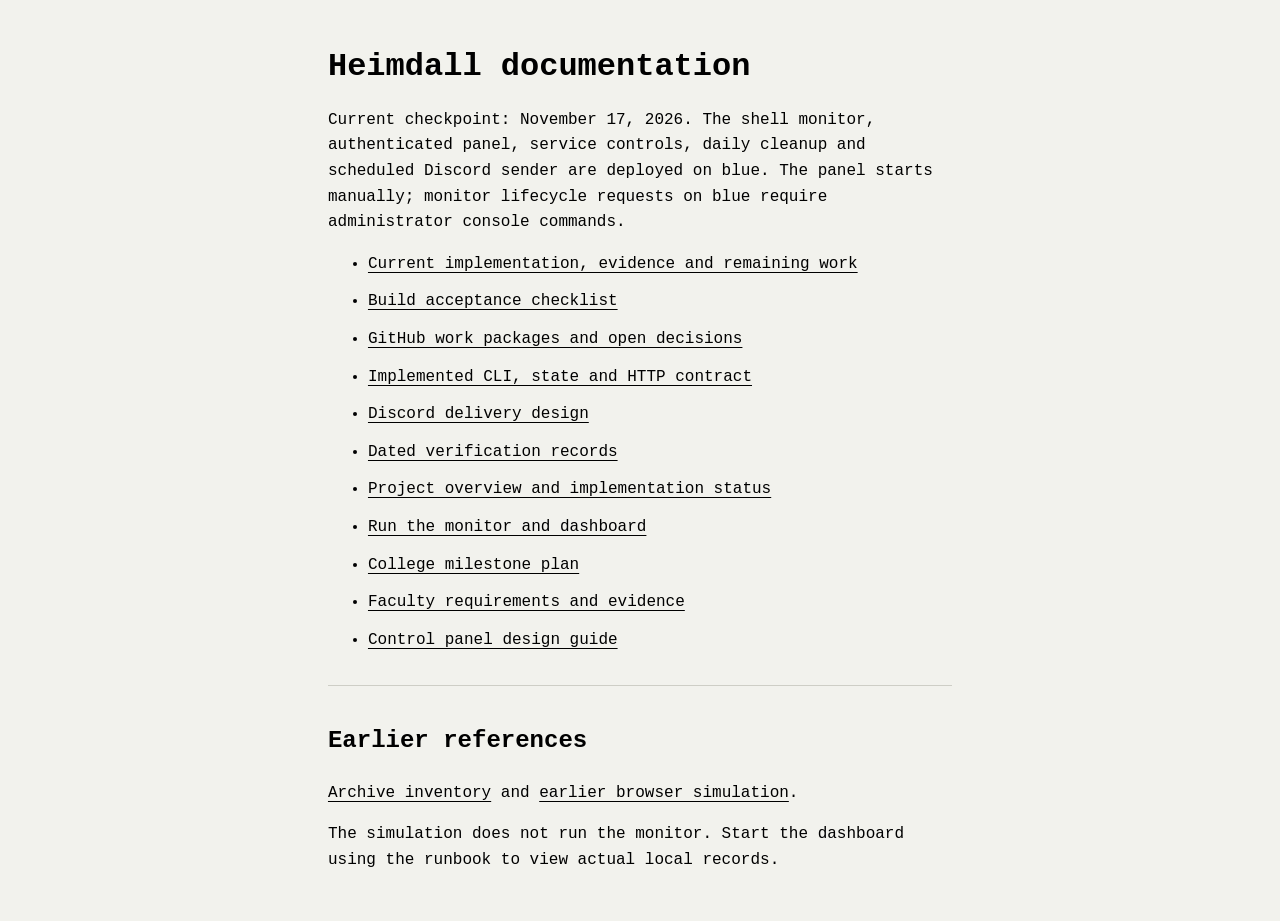
<file: docs/index.html>
<!doctype html>
<html lang="en">
  <head>
    <meta charset="utf-8" />
    <meta name="viewport" content="width=device-width, initial-scale=1" />
    <title>Heimdall project documentation</title>
    <style>
      :root {
        font: 16px/1.6 monospace;
        color: #000;
        background: #f2f2ed;
      }
      body {
        max-width: 65ch;
        margin: 48px auto;
        padding: 0 20px;
      }
      h1 {
        line-height: 1.2;
      }
      a {
        color: inherit;
        text-underline-offset: 4px;
      }
      li {
        margin: 12px 0;
      }
      aside {
        margin-top: 32px;
        border-top: 1px solid #cecec6;
        padding-top: 16px;
      }
    </style>
  </head>
  <body>
    <h1>Heimdall documentation</h1>
    <p>
      Current checkpoint: November 17, 2026. The shell monitor, authenticated panel, service controls, daily cleanup and scheduled Discord sender are deployed on blue. The panel starts manually; monitor lifecycle requests on blue require administrator console commands.
    </p>
    <ul>
      <li><a href="status.md">Current implementation, evidence and remaining work</a></li>
      <li><a href="../checklist.md">Build acceptance checklist</a></li>
      <li><a href="build-backlog.md">GitHub work packages and open decisions</a></li>
      <li><a href="runtime-contract.md">Implemented CLI, state and HTTP contract</a></li>
      <li><a href="discord-delivery-design.md">Discord delivery design</a></li>
      <li><a href="verification/README.md">Dated verification records</a></li>
      <li>
        <a href="../README.md">Project overview and implementation status</a>
      </li>
      <li><a href="runbook.md">Run the monitor and dashboard</a></li>
      <li><a href="college-milestone-plan.md">College milestone plan</a></li>
      <li>
        <a href="evaluation-alignment.md">Faculty requirements and evidence</a>
      </li>
      <li><a href="control-panel-design.md">Control panel design guide</a></li>
    </ul>
    <aside>
      <h2>Earlier references</h2>
      <p>
        <a href="archive/README.md">Archive inventory</a> and
        <a href="archive/browser-simulation.html">earlier browser simulation</a
        >.
      </p>
      <p>
        The simulation does not run the monitor. Start the dashboard using the
        runbook to view actual local records.
      </p>
    </aside>
  </body>
</html>
</file>
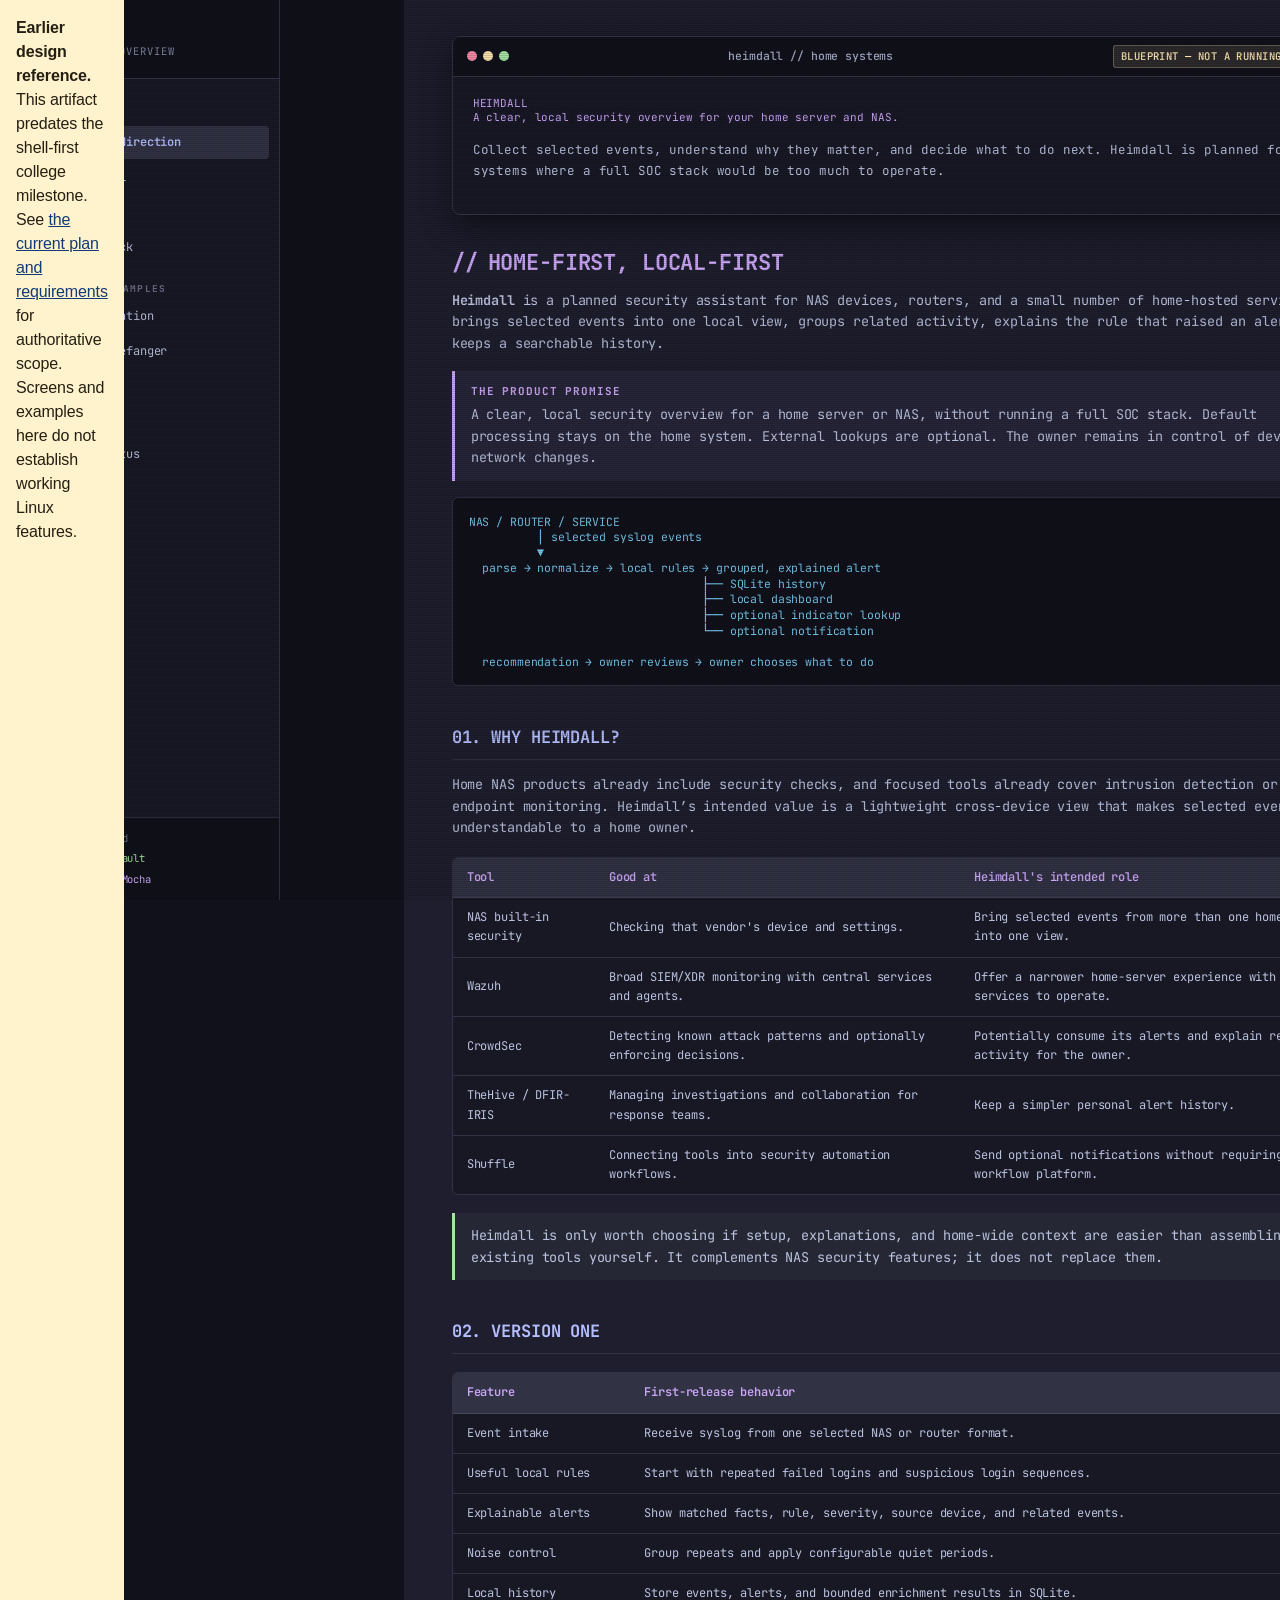
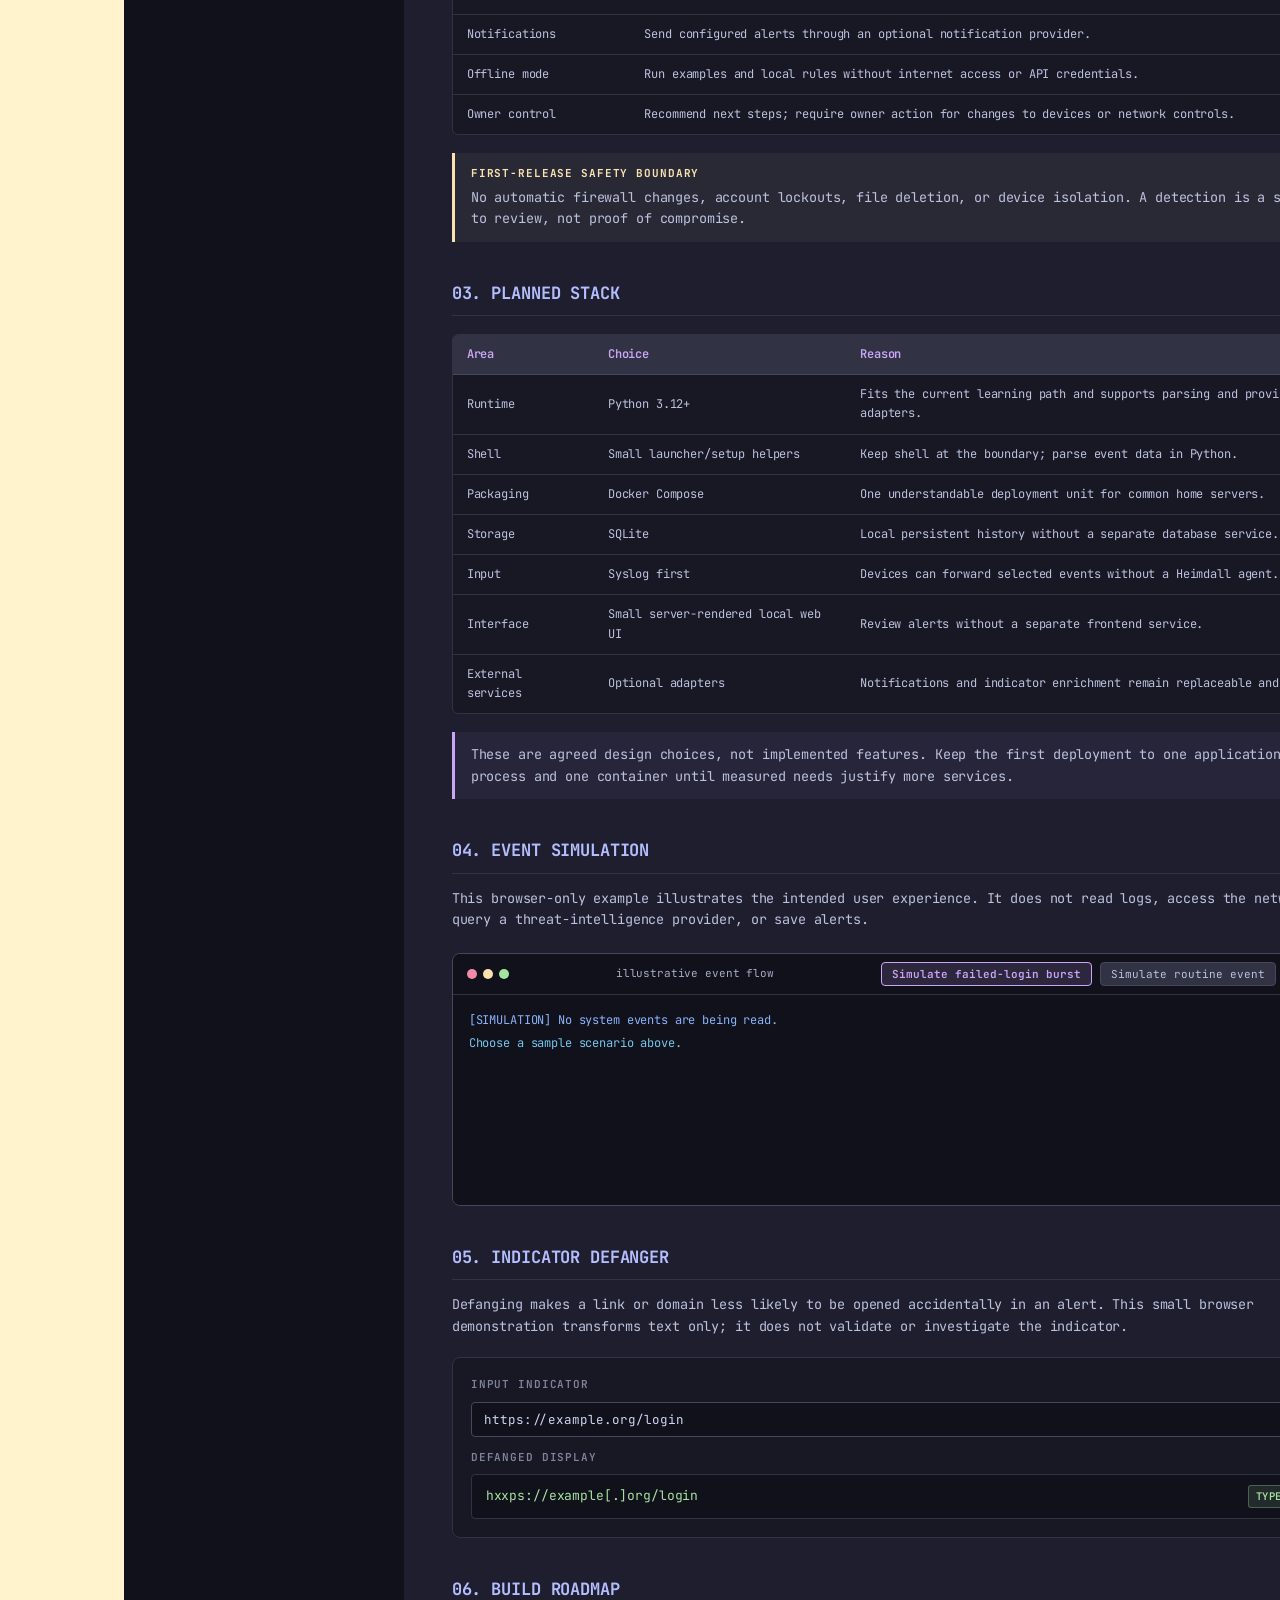
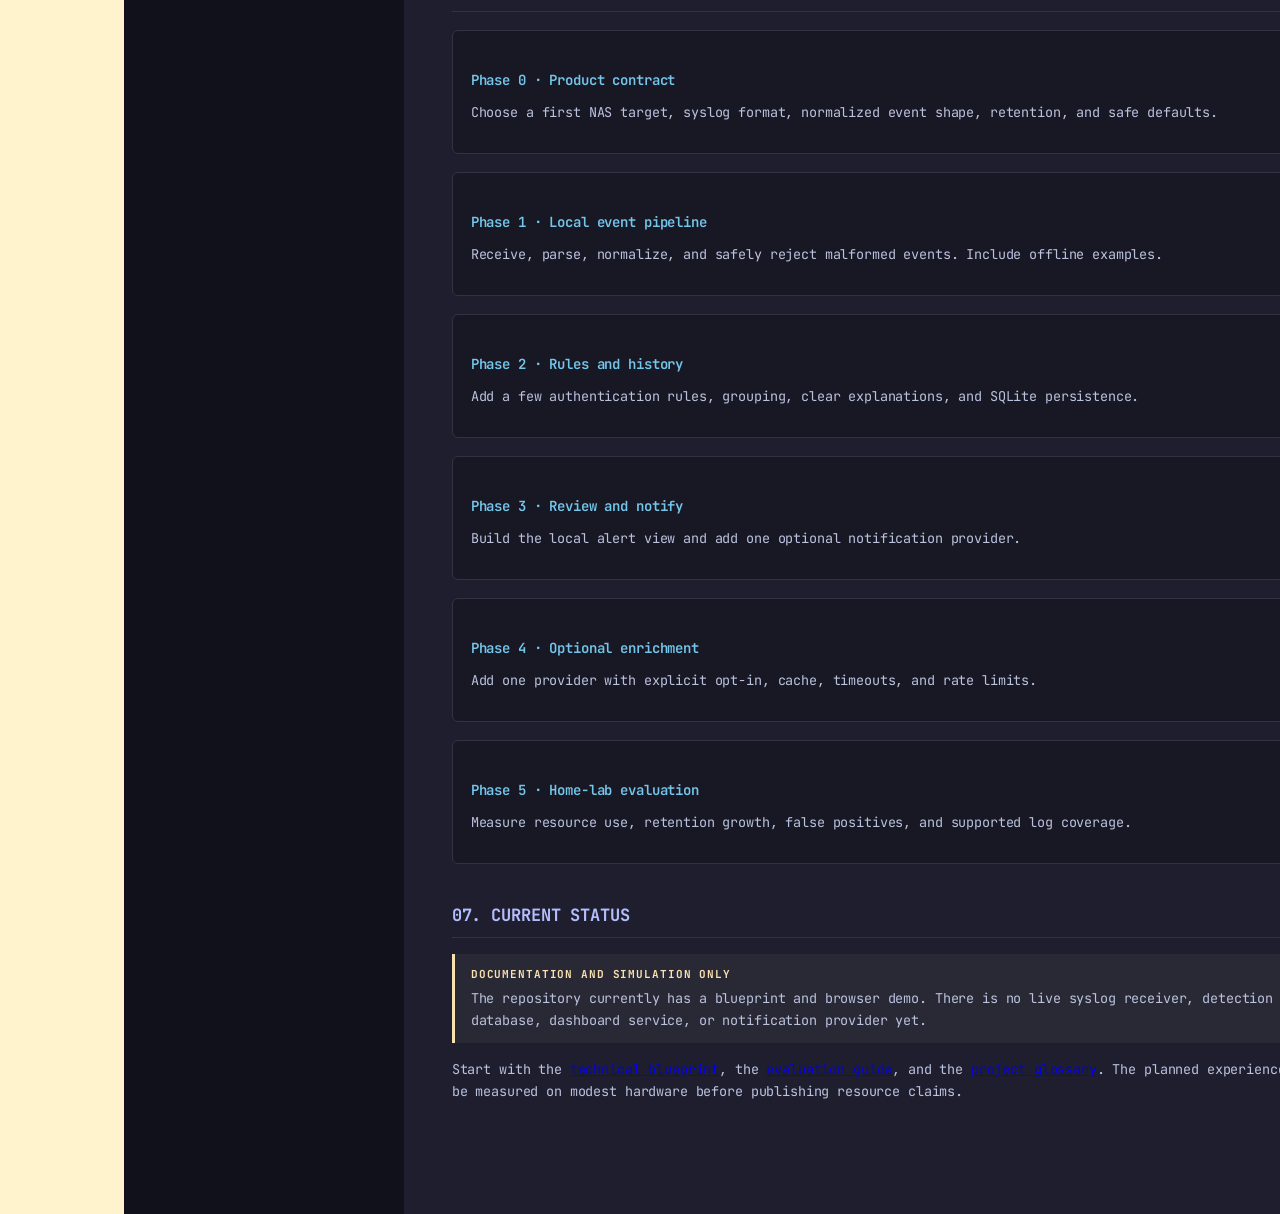
<file: HEIMDALL_BLUEPRINT.html>
<!DOCTYPE html>
<html lang="en">
<head>
  <meta charset="UTF-8">
  <meta name="viewport" content="width=device-width, initial-scale=1.0">
  <title>HEIMDALL // SECURITY AUTOMATION &amp; INCIDENT TRIAGE SPECIFICATION</title>
  <link rel="preconnect" href="https://fonts.googleapis.com">
  <link rel="preconnect" href="https://fonts.gstatic.com" crossorigin>
  <link href="https://fonts.googleapis.com/css2?family=JetBrains+Mono:ital,wght@0,300;0,400;0,500;0,600;0,700;0,800;1,400;1,600&display=swap" rel="stylesheet">
  <style>
    :root {
      /* Catppuccin Mocha Color System */
      --ctp-rosewater: #f5e0dc;
      --ctp-flamingo: #f2cdcd;
      --ctp-pink: #f5c2e7;
      --ctp-mauve: #cba6f7;
      --ctp-red: #f38ba8;
      --ctp-maroon: #eba0ac;
      --ctp-peach: #fab387;
      --ctp-yellow: #f9e2af;
      --ctp-green: #a6e3a1;
      --ctp-teal: #94e2d5;
      --ctp-sky: #89dceb;
      --ctp-sapphire: #74c7ec;
      --ctp-blue: #89b4fa;
      --ctp-lavender: #b4befe;
      --ctp-text: #cdd6f4;
      --ctp-subtext1: #bac2de;
      --ctp-subtext0: #a6adc8;
      --ctp-overlay2: #9399b2;
      --ctp-overlay1: #7f849c;
      --ctp-overlay0: #6c7086;
      --ctp-surface2: #585b70;
      --ctp-surface1: #45475a;
      --ctp-surface0: #313244;
      --ctp-base: #1e1e2e;
      --ctp-mantle: #181825;
      --ctp-crust: #11111b;

      --font-mono: 'JetBrains Mono', ui-monospace, SFMono-Regular, Menlo, Monaco, Consolas, "Liberation Mono", monospace;
    }

    * {
      box-sizing: border-box;
      margin: 0;
      padding: 0;
    }

    html { overflow-x: hidden; }

    body {
      background-color: var(--ctp-crust);
      color: var(--ctp-text);
      font-family: var(--font-mono);
      font-size: 13.5px;
      line-height: 1.6;
      letter-spacing: -0.01em;
      display: flex;
      min-height: 100vh;
      overflow-x: hidden;
      position: relative;
    }

    /* Subtle CRT scanline effect */
    body::before {
      content: " ";
      display: block;
      position: fixed;
      top: 0; left: 0; bottom: 0; right: 0;
      background: linear-gradient(rgba(18, 16, 26, 0) 50%, rgba(0, 0, 0, 0.22) 50%), linear-gradient(90deg, rgba(255, 0, 0, 0.015), rgba(0, 255, 0, 0.01), rgba(0, 0, 255, 0.015));
      z-index: 999;
      background-size: 100% 2px, 3px 100%;
      pointer-events: none;
      opacity: 0.7;
    }

    /* Custom Scrollbar */
    ::-webkit-scrollbar {
      width: 6px;
      height: 6px;
    }
    ::-webkit-scrollbar-track {
      background: var(--ctp-crust);
    }
    ::-webkit-scrollbar-thumb {
      background: var(--ctp-surface1);
      border-radius: 3px;
    }
    ::-webkit-scrollbar-thumb:hover {
      background: var(--ctp-overlay0);
    }

    /* Sidebar Navigation */
    aside.sidebar {
      width: 280px;
      background: var(--ctp-mantle);
      border-right: 1px solid var(--ctp-surface0);
      height: 100vh;
      position: fixed;
      left: 0;
      top: 0;
      bottom: 0;
      display: flex;
      flex-direction: column;
      flex-shrink: 0;
      z-index: 100;
      overflow: hidden;
    }

    .sidebar-header {
      padding: 18px 20px;
      border-bottom: 1px solid var(--ctp-surface0);
      background: var(--ctp-crust);
    }

    .brand-title {
      font-size: 13px;
      font-weight: 700;
      color: var(--ctp-mauve);
      display: flex;
      align-items: center;
      gap: 8px;
      letter-spacing: 0.05em;
    }

    .brand-subtitle {
      font-size: 10.5px;
      color: var(--ctp-overlay1);
      margin-top: 4px;
      text-transform: uppercase;
      letter-spacing: 0.1em;
    }

    .sidebar-nav {
      padding: 14px 10px;
      overflow-y: auto;
      flex: 1;
    }

    .nav-group-title {
      font-size: 9.5px;
      font-weight: 700;
      color: var(--ctp-overlay0);
      text-transform: uppercase;
      letter-spacing: 0.14em;
      padding: 14px 10px 4px;
    }

    .nav-item {
      display: flex;
      align-items: center;
      gap: 8px;
      padding: 7px 10px;
      color: var(--ctp-subtext1);
      text-decoration: none;
      border-radius: 4px;
      font-size: 12px;
      transition: all 0.18s ease;
      margin-bottom: 2px;
      border-left: 2px solid transparent;
    }

    .nav-item:hover {
      background: var(--ctp-surface0);
      color: var(--ctp-mauve);
      border-left-color: var(--ctp-mauve);
      padding-left: 14px;
    }

    .nav-item.active {
      background: var(--ctp-surface0);
      color: var(--ctp-lavender);
      border-left-color: var(--ctp-lavender);
      font-weight: 600;
    }

    .nav-item .prefix {
      color: var(--ctp-overlay0);
      font-size: 11px;
    }

    .sidebar-footer {
      padding: 12px 16px;
      border-top: 1px solid var(--ctp-surface0);
      font-size: 10.5px;
      color: var(--ctp-overlay0);
      background: var(--ctp-crust);
      display: flex;
      flex-direction: column;
      gap: 4px;
    }

    /* Main Container */
    main.content {
      flex: none;
      width: calc(100% - 280px);
      margin-left: 280px;
      padding: 36px 48px 100px;
      max-width: 1150px;
      background: var(--ctp-base);
      min-height: 100vh;
    }

    /* Terminal Chrome Windows */
    .terminal-window {
      background: var(--ctp-mantle);
      border: 1px solid var(--ctp-surface0);
      border-radius: 8px;
      margin-bottom: 30px;
      box-shadow: 0 12px 30px rgba(0, 0, 0, 0.45);
      overflow: hidden;
      transition: border-color 0.2s ease, box-shadow 0.2s ease;
    }

    .terminal-window:hover {
      border-color: var(--ctp-surface2);
      box-shadow: 0 16px 36px rgba(0, 0, 0, 0.55);
    }

    .terminal-titlebar {
      background: var(--ctp-crust);
      padding: 8px 14px;
      display: flex;
      align-items: center;
      justify-content: space-between;
      border-bottom: 1px solid var(--ctp-surface0);
      user-select: none;
    }

    .terminal-dots {
      display: flex;
      gap: 6px;
    }

    .dot {
      width: 10px;
      height: 10px;
      border-radius: 50%;
    }
    .dot.red { background: var(--ctp-red); }
    .dot.yellow { background: var(--ctp-yellow); }
    .dot.green { background: var(--ctp-green); }

    .terminal-title {
      font-size: 11.5px;
      color: var(--ctp-subtext0);
      font-weight: 500;
    }

    .terminal-body {
      padding: 20px;
      font-size: 12.5px;
      line-height: 1.65;
    }

    /* ASCII Banner */
    .ascii-banner {
      color: var(--ctp-mauve);
      font-size: 11px;
      line-height: 1.25;
      white-space: pre;
      margin-bottom: 16px;
      overflow-x: auto;
      text-shadow: 0 0 10px rgba(203, 166, 247, 0.25);
    }

    /* Blinking Terminal Cursor */
    .cursor {
      display: inline-block;
      width: 8px;
      height: 15px;
      background: var(--ctp-mauve);
      vertical-align: middle;
      animation: blink 1s step-end infinite;
      margin-left: 2px;
    }

    @keyframes blink {
      0%, 100% { opacity: 1; }
      50% { opacity: 0; }
    }

    /* Neofetch Stats */
    .fetch-grid {
      display: grid;
      grid-template-columns: repeat(auto-fit, minmax(260px, 1fr));
      gap: 8px 16px;
      margin-top: 14px;
      border-top: 1px dashed var(--ctp-surface1);
      padding-top: 14px;
    }

    .fetch-line {
      display: flex;
      align-items: center;
      gap: 8px;
      font-size: 11.5px;
    }

    .fetch-key {
      color: var(--ctp-blue);
      font-weight: 600;
      min-width: 115px;
    }

    .fetch-val {
      color: var(--ctp-subtext1);
    }

    @media (max-width: 760px) {
      body { display: block; }
      aside.sidebar { width: 100%; height: auto; position: relative; inset: auto; }
      .sidebar-nav { max-height: 240px; overflow-y: auto; }
      main.content { width: 100%; max-width: none; margin-left: 0; padding: 22px 16px 70px; min-width: 0; }
      .terminal-title { max-width: 45vw; overflow: hidden; text-overflow: ellipsis; white-space: nowrap; }
      .terminal-titlebar { gap: 10px; }
      .fetch-grid { grid-template-columns: minmax(0, 1fr); }
      .fetch-line { align-items: flex-start; }
      .fetch-key { min-width: 100px; }
      .ascii-banner { font-size: 8px; }
      .ascii-diagram { font-size: 8px; }
      .table-wrapper { overflow-x: auto; }
      .tool-input, .tool-output-row { max-width: 100%; }
      pre code { width: auto; min-width: 0; white-space: pre-wrap; overflow-wrap: anywhere; }
      p code, li code, td code { white-space: normal; overflow-wrap: anywhere; word-break: break-word; }
    }

    /* Typography & Section Styling */
    h1 {
      font-size: 22px;
      color: var(--ctp-mauve);
      margin-bottom: 10px;
      display: flex;
      align-items: center;
      gap: 10px;
      font-weight: 700;
    }

    h2 {
      font-size: 17px;
      color: var(--ctp-lavender);
      margin: 38px 0 14px;
      padding-bottom: 8px;
      border-bottom: 1px solid var(--ctp-surface0);
      display: flex;
      align-items: center;
      gap: 10px;
      font-weight: 700;
    }

    h3 {
      font-size: 14px;
      color: var(--ctp-sapphire);
      margin: 20px 0 10px;
      display: flex;
      align-items: center;
      gap: 6px;
      font-weight: 600;
    }

    h4 {
      font-size: 12.5px;
      color: var(--ctp-teal);
      margin: 16px 0 6px;
      font-weight: 600;
    }

    p {
      color: var(--ctp-subtext1);
      margin-bottom: 12px;
    }

    /* Badges */
    .badge {
      display: inline-flex;
      align-items: center;
      gap: 5px;
      padding: 2px 7px;
      border-radius: 3px;
      font-size: 10.5px;
      font-weight: 600;
      text-transform: uppercase;
      letter-spacing: 0.04em;
    }
    .badge-mauve { background: rgba(203, 166, 247, 0.12); color: var(--ctp-mauve); border: 1px solid rgba(203, 166, 247, 0.3); }
    .badge-blue { background: rgba(137, 180, 250, 0.12); color: var(--ctp-blue); border: 1px solid rgba(137, 180, 250, 0.3); }
    .badge-green { background: rgba(166, 227, 161, 0.12); color: var(--ctp-green); border: 1px solid rgba(166, 227, 161, 0.3); }
    .badge-peach { background: rgba(250, 179, 135, 0.12); color: var(--ctp-peach); border: 1px solid rgba(250, 179, 135, 0.3); }
    .badge-red { background: rgba(243, 139, 168, 0.12); color: var(--ctp-red); border: 1px solid rgba(243, 139, 168, 0.3); }
    .badge-yellow { background: rgba(249, 226, 175, 0.12); color: var(--ctp-yellow); border: 1px solid rgba(249, 226, 175, 0.3); }

    /* Interactive Terminal Simulator */
    .sim-container {
      background: var(--ctp-mantle);
      border: 1px solid var(--ctp-surface1);
      border-radius: 8px;
      margin: 22px 0 32px;
      overflow: hidden;
    }

    .sim-bar {
      background: var(--ctp-crust);
      padding: 8px 14px;
      display: flex;
      justify-content: space-between;
      align-items: center;
      border-bottom: 1px solid var(--ctp-surface0);
      font-size: 11px;
    }

    .sim-actions {
      display: flex;
      gap: 8px;
    }

    .btn-term {
      background: var(--ctp-surface0);
      color: var(--ctp-subtext1);
      border: 1px solid var(--ctp-surface1);
      border-radius: 4px;
      padding: 4px 10px;
      font-family: var(--font-mono);
      font-size: 11px;
      cursor: pointer;
      transition: all 0.15s ease;
      display: flex;
      align-items: center;
      gap: 6px;
    }

    .btn-term:hover {
      background: var(--ctp-surface1);
      color: var(--ctp-mauve);
      border-color: var(--ctp-mauve);
      transform: translateY(-1px);
    }

    .btn-term.btn-primary {
      background: rgba(203, 166, 247, 0.15);
      border-color: var(--ctp-mauve);
      color: var(--ctp-mauve);
      font-weight: 600;
    }

    .btn-term.btn-primary:hover {
      background: var(--ctp-mauve);
      color: var(--ctp-crust);
    }

    .sim-screen {
      padding: 16px;
      background: var(--ctp-crust);
      min-height: 210px;
      max-height: 380px;
      overflow-y: auto;
      font-size: 12px;
      line-height: 1.6;
    }

    .sim-line {
      margin-bottom: 4px;
      word-break: break-all;
      animation: fadeInLine 0.25s ease-out;
    }

    @keyframes fadeInLine {
      from { opacity: 0; transform: translateY(4px); }
      to { opacity: 1; transform: translateY(0); }
    }

    .sim-prompt {
      color: var(--ctp-sapphire);
    }
    .sim-cmd {
      color: var(--ctp-text);
      font-weight: 600;
    }
    .sim-info {
      color: var(--ctp-blue);
    }
    .sim-success {
      color: var(--ctp-green);
    }
    .sim-warn {
      color: var(--ctp-yellow);
    }
    .sim-danger {
      color: var(--ctp-red);
    }

    /* Interactive Defanger Tool */
    .tool-box {
      background: var(--ctp-mantle);
      border: 1px solid var(--ctp-surface0);
      border-radius: 8px;
      padding: 18px;
      margin: 20px 0;
    }

    .tool-label {
      font-size: 11px;
      color: var(--ctp-overlay1);
      text-transform: uppercase;
      letter-spacing: 0.08em;
      margin-bottom: 8px;
      font-weight: 600;
    }

    .tool-input-row {
      display: flex;
      gap: 10px;
      margin-bottom: 12px;
    }

    .tool-input {
      flex: 1;
      background: var(--ctp-crust);
      border: 1px solid var(--ctp-surface1);
      border-radius: 4px;
      padding: 8px 12px;
      color: var(--ctp-text);
      font-family: var(--font-mono);
      font-size: 12.5px;
      outline: none;
      transition: border-color 0.2s ease;
    }

    .tool-input:focus {
      border-color: var(--ctp-mauve);
      box-shadow: 0 0 8px rgba(203, 166, 247, 0.2);
    }

    .tool-output-row {
      background: var(--ctp-crust);
      border: 1px solid var(--ctp-surface0);
      border-radius: 4px;
      padding: 10px 14px;
      display: flex;
      justify-content: space-between;
      align-items: center;
      font-size: 12px;
    }

    /* Callouts */
    .callout {
      border-left: 3px solid var(--ctp-blue);
      background: rgba(137, 180, 250, 0.05);
      padding: 12px 16px;
      border-radius: 0 6px 6px 0;
      margin: 16px 0;
    }
    .callout.spec {
      border-left-color: var(--ctp-mauve);
      background: rgba(203, 166, 247, 0.05);
    }
    .callout.warn {
      border-left-color: var(--ctp-yellow);
      background: rgba(249, 226, 175, 0.05);
    }
    .callout.alert {
      border-left-color: var(--ctp-red);
      background: rgba(243, 139, 168, 0.05);
    }
    .callout.tip {
      border-left-color: var(--ctp-green);
      background: rgba(166, 227, 161, 0.05);
    }

    .callout-title {
      font-weight: 700;
      font-size: 11px;
      text-transform: uppercase;
      letter-spacing: 0.08em;
      margin-bottom: 4px;
      display: flex;
      align-items: center;
      gap: 6px;
    }

    .callout.spec .callout-title { color: var(--ctp-mauve); }
    .callout.warn .callout-title { color: var(--ctp-yellow); }
    .callout.alert .callout-title { color: var(--ctp-red); }
    .callout.tip .callout-title { color: var(--ctp-green); }

    /* Tables */
    .table-wrapper {
      overflow-x: auto;
      margin: 18px 0;
      border: 1px solid var(--ctp-surface0);
      border-radius: 6px;
      background: var(--ctp-mantle);
    }

    table {
      width: 100%;
      border-collapse: collapse;
      font-size: 12px;
      text-align: left;
    }

    th {
      background: var(--ctp-surface0);
      color: var(--ctp-mauve);
      padding: 10px 14px;
      font-weight: 600;
      border-bottom: 1px solid var(--ctp-surface1);
    }

    td {
      padding: 10px 14px;
      border-bottom: 1px solid var(--ctp-surface0);
      color: var(--ctp-subtext1);
    }

    tr:last-child td { border-bottom: none; }
    tr:hover td { background: rgba(205, 214, 244, 0.015); }

    /* Code Blocks */
    .code-block {
      background: var(--ctp-crust);
      border: 1px solid var(--ctp-surface0);
      border-radius: 6px;
      margin: 16px 0;
      overflow-x: auto;
      overflow-y: hidden;
    }

    .code-header {
      background: var(--ctp-mantle);
      padding: 6px 12px;
      display: flex;
      justify-content: space-between;
      align-items: center;
      border-bottom: 1px solid var(--ctp-surface0);
      font-size: 10.5px;
      color: var(--ctp-overlay1);
    }

    .code-lang {
      font-weight: 600;
      color: var(--ctp-peach);
      text-transform: uppercase;
      letter-spacing: 0.05em;
    }

    pre {
      padding: 14px;
      overflow-x: auto;
      max-width: 100%;
      font-family: var(--font-mono);
      font-size: 12px;
      line-height: 1.6;
      color: var(--ctp-text);
    }

    code {
      font-family: var(--font-mono);
    }

    pre code {
      display: block;
      width: max-content;
      min-width: 100%;
    }

    @media (max-width: 760px) {
      pre code { width: auto; min-width: 0; white-space: pre-wrap; overflow-wrap: anywhere; }
    }

    p code, li code, td code {
      background: var(--ctp-surface0);
      color: var(--ctp-flamingo);
      padding: 2px 5px;
      border-radius: 3px;
      font-size: 11.5px;
      border: 1px solid var(--ctp-surface1);
    }

    /* Phase Checklist with Interactive Tracking */
    .phase-card {
      background: var(--ctp-mantle);
      border: 1px solid var(--ctp-surface0);
      border-radius: 6px;
      padding: 18px;
      margin: 18px 0;
      transition: all 0.2s ease;
    }

    .phase-card:hover {
      border-color: var(--ctp-surface2);
    }

    .phase-header {
      display: flex;
      justify-content: space-between;
      align-items: center;
      margin-bottom: 10px;
    }

    .phase-badge {
      font-size: 10.5px;
      font-weight: 700;
      color: var(--ctp-peach);
      text-transform: uppercase;
      letter-spacing: 0.08em;
    }

    .task-list {
      list-style: none;
      margin: 10px 0 0;
    }

    .task-item {
      display: flex;
      align-items: center;
      gap: 10px;
      padding: 6px 8px;
      border-radius: 4px;
      cursor: pointer;
      user-select: none;
      font-size: 12px;
      color: var(--ctp-subtext1);
      transition: background 0.15s ease;
    }

    .task-item:hover {
      background: var(--ctp-surface0);
      color: var(--ctp-text);
    }

    .task-item.completed {
      color: var(--ctp-overlay1);
      text-decoration: line-through;
    }

    .task-box {
      width: 14px;
      height: 14px;
      border: 1px solid var(--ctp-overlay0);
      border-radius: 3px;
      display: flex;
      align-items: center;
      justify-content: center;
      font-size: 9px;
      flex-shrink: 0;
      transition: all 0.15s ease;
    }

    .task-item.completed .task-box {
      background: var(--ctp-green);
      border-color: var(--ctp-green);
      color: var(--ctp-crust);
      font-weight: bold;
    }

    /* ASCII Diagrams */
    .ascii-diagram {
      background: var(--ctp-crust);
      border: 1px solid var(--ctp-surface0);
      border-radius: 6px;
      padding: 16px;
      margin: 16px 0;
      overflow-x: auto;
      color: var(--ctp-sapphire);
      font-size: 11.5px;
      line-height: 1.35;
      white-space: pre;
    }

    /* Syntax Highlighting */
    .syn-keyword { color: var(--ctp-mauve); font-weight: 600; }
    .syn-func { color: var(--ctp-blue); }
    .syn-string { color: var(--ctp-green); }
    .syn-comment { color: var(--ctp-overlay0); font-style: italic; }
    .syn-var { color: var(--ctp-flamingo); }
    .syn-const { color: var(--ctp-peach); }
    .syn-num { color: var(--ctp-peach); }
  </style>
</head>
<body>
<aside style="position:relative;z-index:10000;padding:16px;background:#fff3cd;color:#241f12;font:16px/1.5 sans-serif"><strong>Earlier design reference.</strong> This artifact predates the shell-first college milestone. See <a href="docs/college-milestone-plan.md" style="color:#123a75;text-decoration:underline">the current plan and requirements</a> for authoritative scope. Screens and examples here do not establish working Linux features.</aside>
  <aside class="sidebar">
    <div class="sidebar-header">
      <div class="brand-title"><span>[#]</span> HEIMDALL</div>
      <div class="brand-subtitle">Home security overview</div>
    </div>
    <nav class="sidebar-nav" aria-label="Project guide">
      <div class="nav-group-title">Project</div>
      <a href="#overview" class="nav-item active"><span class="prefix">::</span> Home-first direction</a>
      <a href="#why-heimdall" class="nav-item"><span class="prefix">::</span> Why Heimdall</a>
      <a href="#v1-features" class="nav-item"><span class="prefix">::</span> Version one</a>
      <a href="#architecture" class="nav-item"><span class="prefix">::</span> Planned stack</a>
      <div class="nav-group-title">Interactive examples</div>
      <a href="#simulator" class="nav-item"><span class="prefix">::</span> Event simulation</a>
      <a href="#defanger" class="nav-item"><span class="prefix">::</span> Indicator defanger</a>
      <div class="nav-group-title">Build path</div>
      <a href="#roadmap" class="nav-item"><span class="prefix">::</span> Roadmap</a>
      <a href="#status" class="nav-item"><span class="prefix">::</span> Current status</a>
    </nav>
    <div class="sidebar-footer">
      <div>DEPLOYMENT: <code>planned</code></div>
      <div>DATA: <span style="color:var(--ctp-green);">local by default</span></div>
      <div>THEME: <span style="color:var(--ctp-mauve);">Catppuccin Mocha</span></div>
    </div>
  </aside>

  <main class="content">
    <div class="terminal-window">
      <div class="terminal-titlebar">
        <div class="terminal-dots"><div class="dot red"></div><div class="dot yellow"></div><div class="dot green"></div></div>
        <div class="terminal-title">heimdall // home systems</div>
        <div><span class="badge badge-yellow">BLUEPRINT — NOT A RUNNING SERVICE</span></div>
      </div>
      <div class="terminal-body">
        <div class="ascii-banner">HEIMDALL
A clear, local security overview for your home server and NAS.</div>
        <p>Collect selected events, understand why they matter, and decide what to do next. Heimdall is planned for home systems where a full SOC stack would be too much to operate.</p>
      </div>
    </div>

    <section id="overview">
      <h1><span style="color:var(--ctp-mauve);">//</span> HOME-FIRST, LOCAL-FIRST</h1>
      <p><strong>Heimdall</strong> is a planned security assistant for NAS devices, routers, and a small number of home-hosted services. It brings selected events into one local view, groups related activity, explains the rule that raised an alert, and keeps a searchable history.</p>
      <div class="callout spec">
        <div class="callout-title">THE PRODUCT PROMISE</div>
        <p style="margin-bottom:0;">A clear, local security overview for a home server or NAS, without running a full SOC stack. Default processing stays on the home system. External lookups are optional. The owner remains in control of device and network changes.</p>
      </div>
      <div class="ascii-diagram">NAS / ROUTER / SERVICE
          │ selected syslog events
          ▼
  parse → normalize → local rules → grouped, explained alert
                                  ├── SQLite history
                                  ├── local dashboard
                                  ├── optional indicator lookup
                                  └── optional notification

  recommendation → owner reviews → owner chooses what to do</div>
    </section>

    <section id="why-heimdall">
      <h2><span style="color:var(--ctp-lavender);">01.</span> WHY HEIMDALL?</h2>
      <p>Home NAS products already include security checks, and focused tools already cover intrusion detection or broad endpoint monitoring. Heimdall’s intended value is a lightweight cross-device view that makes selected events understandable to a home owner.</p>
      <div class="table-wrapper"><table>
        <thead><tr><th>Tool</th><th>Good at</th><th>Heimdall's intended role</th></tr></thead>
        <tbody>
          <tr><td>NAS built-in security</td><td>Checking that vendor's device and settings.</td><td>Bring selected events from more than one home system into one view.</td></tr>
          <tr><td>Wazuh</td><td>Broad SIEM/XDR monitoring with central services and agents.</td><td>Offer a narrower home-server experience with fewer services to operate.</td></tr>
          <tr><td>CrowdSec</td><td>Detecting known attack patterns and optionally enforcing decisions.</td><td>Potentially consume its alerts and explain related activity for the owner.</td></tr>
          <tr><td>TheHive / DFIR-IRIS</td><td>Managing investigations and collaboration for response teams.</td><td>Keep a simpler personal alert history.</td></tr>
          <tr><td>Shuffle</td><td>Connecting tools into security automation workflows.</td><td>Send optional notifications without requiring a workflow platform.</td></tr>
        </tbody>
      </table></div>
      <p class="callout tip" style="margin-bottom:0;">Heimdall is only worth choosing if setup, explanations, and home-wide context are easier than assembling the existing tools yourself. It complements NAS security features; it does not replace them.</p>
    </section>

    <section id="v1-features">
      <h2><span style="color:var(--ctp-lavender);">02.</span> VERSION ONE</h2>
      <div class="table-wrapper"><table>
        <thead><tr><th>Feature</th><th>First-release behavior</th></tr></thead>
        <tbody>
          <tr><td>Event intake</td><td>Receive syslog from one selected NAS or router format.</td></tr>
          <tr><td>Useful local rules</td><td>Start with repeated failed logins and suspicious login sequences.</td></tr>
          <tr><td>Explainable alerts</td><td>Show matched facts, rule, severity, source device, and related events.</td></tr>
          <tr><td>Noise control</td><td>Group repeats and apply configurable quiet periods.</td></tr>
          <tr><td>Local history</td><td>Store events, alerts, and bounded enrichment results in SQLite.</td></tr>
          <tr><td>Notifications</td><td>Send configured alerts through an optional notification provider.</td></tr>
          <tr><td>Offline mode</td><td>Run examples and local rules without internet access or API credentials.</td></tr>
          <tr><td>Owner control</td><td>Recommend next steps; require owner action for changes to devices or network controls.</td></tr>
        </tbody>
      </table></div>
      <div class="callout warn"><div class="callout-title">FIRST-RELEASE SAFETY BOUNDARY</div><p style="margin-bottom:0;">No automatic firewall changes, account lockouts, file deletion, or device isolation. A detection is a signal to review, not proof of compromise.</p></div>
    </section>

    <section id="architecture">
      <h2><span style="color:var(--ctp-lavender);">03.</span> PLANNED STACK</h2>
      <div class="table-wrapper"><table>
        <thead><tr><th>Area</th><th>Choice</th><th>Reason</th></tr></thead>
        <tbody>
          <tr><td>Runtime</td><td>Python 3.12+</td><td>Fits the current learning path and supports parsing and provider adapters.</td></tr>
          <tr><td>Shell</td><td>Small launcher/setup helpers</td><td>Keep shell at the boundary; parse event data in Python.</td></tr>
          <tr><td>Packaging</td><td>Docker Compose</td><td>One understandable deployment unit for common home servers.</td></tr>
          <tr><td>Storage</td><td>SQLite</td><td>Local persistent history without a separate database service.</td></tr>
          <tr><td>Input</td><td>Syslog first</td><td>Devices can forward selected events without a Heimdall agent.</td></tr>
          <tr><td>Interface</td><td>Small server-rendered local web UI</td><td>Review alerts without a separate frontend service.</td></tr>
          <tr><td>External services</td><td>Optional adapters</td><td>Notifications and indicator enrichment remain replaceable and opt-in.</td></tr>
        </tbody>
      </table></div>
      <p class="callout spec" style="margin-bottom:0;">These are agreed design choices, not implemented features. Keep the first deployment to one application process and one container until measured needs justify more services.</p>
    </section>

    <section id="simulator">
      <h2><span style="color:var(--ctp-lavender);">04.</span> EVENT SIMULATION</h2>
      <p>This browser-only example illustrates the intended user experience. It does not read logs, access the network, query a threat-intelligence provider, or save alerts.</p>
      <div class="sim-container">
        <div class="sim-bar"><div class="terminal-dots"><div class="dot red"></div><div class="dot yellow"></div><div class="dot green"></div></div><div style="color:var(--ctp-subtext0);">illustrative event flow</div><div class="sim-actions"><button class="btn-term btn-primary" onclick="runScenario('burst')">Simulate failed-login burst</button><button class="btn-term" onclick="runScenario('normal')">Simulate routine event</button><button class="btn-term" onclick="clearSim()">Clear</button></div></div>
        <div class="sim-screen" id="simConsole" aria-live="polite"><div class="sim-line sim-info">[SIMULATION] No system events are being read.</div><div class="sim-line"><span class="sim-prompt">Choose a sample scenario above.</span></div></div>
      </div>
    </section>

    <section id="defanger">
      <h2><span style="color:var(--ctp-lavender);">05.</span> INDICATOR DEFANGER</h2>
      <p>Defanging makes a link or domain less likely to be opened accidentally in an alert. This small browser demonstration transforms text only; it does not validate or investigate the indicator.</p>
      <div class="tool-box"><div class="tool-label">INPUT INDICATOR</div><div class="tool-input-row"><input type="text" class="tool-input" id="iocInput" value="https://example.org/login" oninput="updateDefang()" placeholder="Paste a URL, domain, or IP"></div><div class="tool-label">DEFANGED DISPLAY</div><div class="tool-output-row"><code id="iocOutput" style="color:var(--ctp-green);font-size:13px;">hxxps://example[.]org/login</code><span class="badge badge-green" id="iocTypeBadge">TYPE: URL</span></div></div>
    </section>

    <section id="roadmap">
      <h2><span style="color:var(--ctp-lavender);">06.</span> BUILD ROADMAP</h2>
      <div class="phase-card" id="phase-0"><h3>Phase 0 · Product contract</h3><p>Choose a first NAS target, syslog format, normalized event shape, retention, and safe defaults.</p></div>
      <div class="phase-card" id="phase-1"><h3>Phase 1 · Local event pipeline</h3><p>Receive, parse, normalize, and safely reject malformed events. Include offline examples.</p></div>
      <div class="phase-card" id="phase-2"><h3>Phase 2 · Rules and history</h3><p>Add a few authentication rules, grouping, clear explanations, and SQLite persistence.</p></div>
      <div class="phase-card" id="phase-3"><h3>Phase 3 · Review and notify</h3><p>Build the local alert view and add one optional notification provider.</p></div>
      <div class="phase-card" id="phase-4"><h3>Phase 4 · Optional enrichment</h3><p>Add one provider with explicit opt-in, cache, timeouts, and rate limits.</p></div>
      <div class="phase-card" id="phase-5"><h3>Phase 5 · Home-lab evaluation</h3><p>Measure resource use, retention growth, false positives, and supported log coverage.</p></div>
    </section>

    <section id="status">
      <h2><span style="color:var(--ctp-lavender);">07.</span> CURRENT STATUS</h2>
      <div class="callout warn"><div class="callout-title">DOCUMENTATION AND SIMULATION ONLY</div><p style="margin-bottom:0;">The repository currently has a blueprint and browser demo. There is no live syslog receiver, detection engine, database, dashboard service, or notification provider yet.</p></div>
      <p>Start with the <a href="HEIMDALL_BLUEPRINT.md">technical blueprint</a>, the <a href="docs/Heimdall_Rubric_Full_Marks_Guide.html">evaluation guide</a>, and the <a href="GLOSSARY.md">project glossary</a>. The planned experience should be measured on modest hardware before publishing resource claims.</p>
    </section>
  </main>

  <script>
    function updateDefang() {
      const input = document.getElementById('iocInput').value.trim();
      const output = document.getElementById('iocOutput');
      const badge = document.getElementById('iocTypeBadge');
      if (!input) { output.textContent = 'Awaiting input...'; badge.textContent = 'TYPE: NONE'; return; }
      const type = input.startsWith('http://') || input.startsWith('https://') ? 'URL'
        : /^[0-9]{1,3}(\\.[0-9]{1,3}){3}$/.test(input) ? 'IPv4'
        : /^[a-fA-F0-9]{64}$/.test(input) ? 'SHA256'
        : /^[a-fA-F0-9]{32}$/.test(input) ? 'MD5' : 'DOMAIN';
      const defanged = input.replace(/^https:\/\//i, 'hxxps://').replace(/^http:\/\//i, 'hxxp://').replace(/\./g, '[.]');
      output.textContent = defanged;
      badge.textContent = `TYPE: ${type}`;
    }

    const simConsole = document.getElementById('simConsole');
    let simTimers = [];
    function appendSimLine(text, cssClass = 'sim-info') {
      const line = document.createElement('div');
      line.className = `sim-line ${cssClass}`;
      line.textContent = text;
      simConsole.appendChild(line);
      simConsole.scrollTop = simConsole.scrollHeight;
    }
    function clearSim() {
      simTimers.forEach(clearTimeout);
      simTimers = [];
      simConsole.replaceChildren();
      appendSimLine('[SIMULATION] No system events are being read.');
      appendSimLine('Choose a sample scenario above.');
    }
    function runScenario(kind) {
      clearSim();
      const lines = kind === 'burst' ? [
        ['[SIMULATION] Source: nas-lab · authentication failure burst', 'sim-info'],
        ['Rule matched: AUTH-001 · 8 failed sign-ins from one address in 2 minutes', 'sim-danger'],
        ['Severity: MEDIUM · repeated failures from one source', 'sim-info'],
        ['Recommendation: review the source and NAS account activity', 'sim-success'],
        ['No block or device change was made.', 'sim-info']
      ] : [
        ['[SIMULATION] Source: nas-lab · routine service event', 'sim-info'],
        ['No enabled rule matched this sample.', 'sim-success'],
        ['No notification would be sent.', 'sim-info']
      ];
      simConsole.replaceChildren();
      appendSimLine('[SIMULATION] Illustrative output; no real logs or services are involved.');
      lines.forEach(([text, cls], index) => {
        simTimers.push(setTimeout(() => appendSimLine(text, cls), 300 + index * 420));
      });
    }
    const navLinks = [...document.querySelectorAll('.nav-item')].filter(link => link.getAttribute('href').startsWith('#'));
    const navTargets = navLinks.map(link => document.getElementById(link.getAttribute('href').slice(1))).filter(Boolean);
    function syncActiveNav() {
      let current = navTargets[0];
      navTargets.forEach(target => { if (target.getBoundingClientRect().top <= 170) current = target; });
      navLinks.forEach(link => link.classList.toggle('active', link.getAttribute('href') === `#${current?.id}`));
    }
    window.addEventListener('scroll', syncActiveNav, { passive: true });
    window.addEventListener('resize', syncActiveNav);
    syncActiveNav();
  </script>
</body>
</html>
</file>
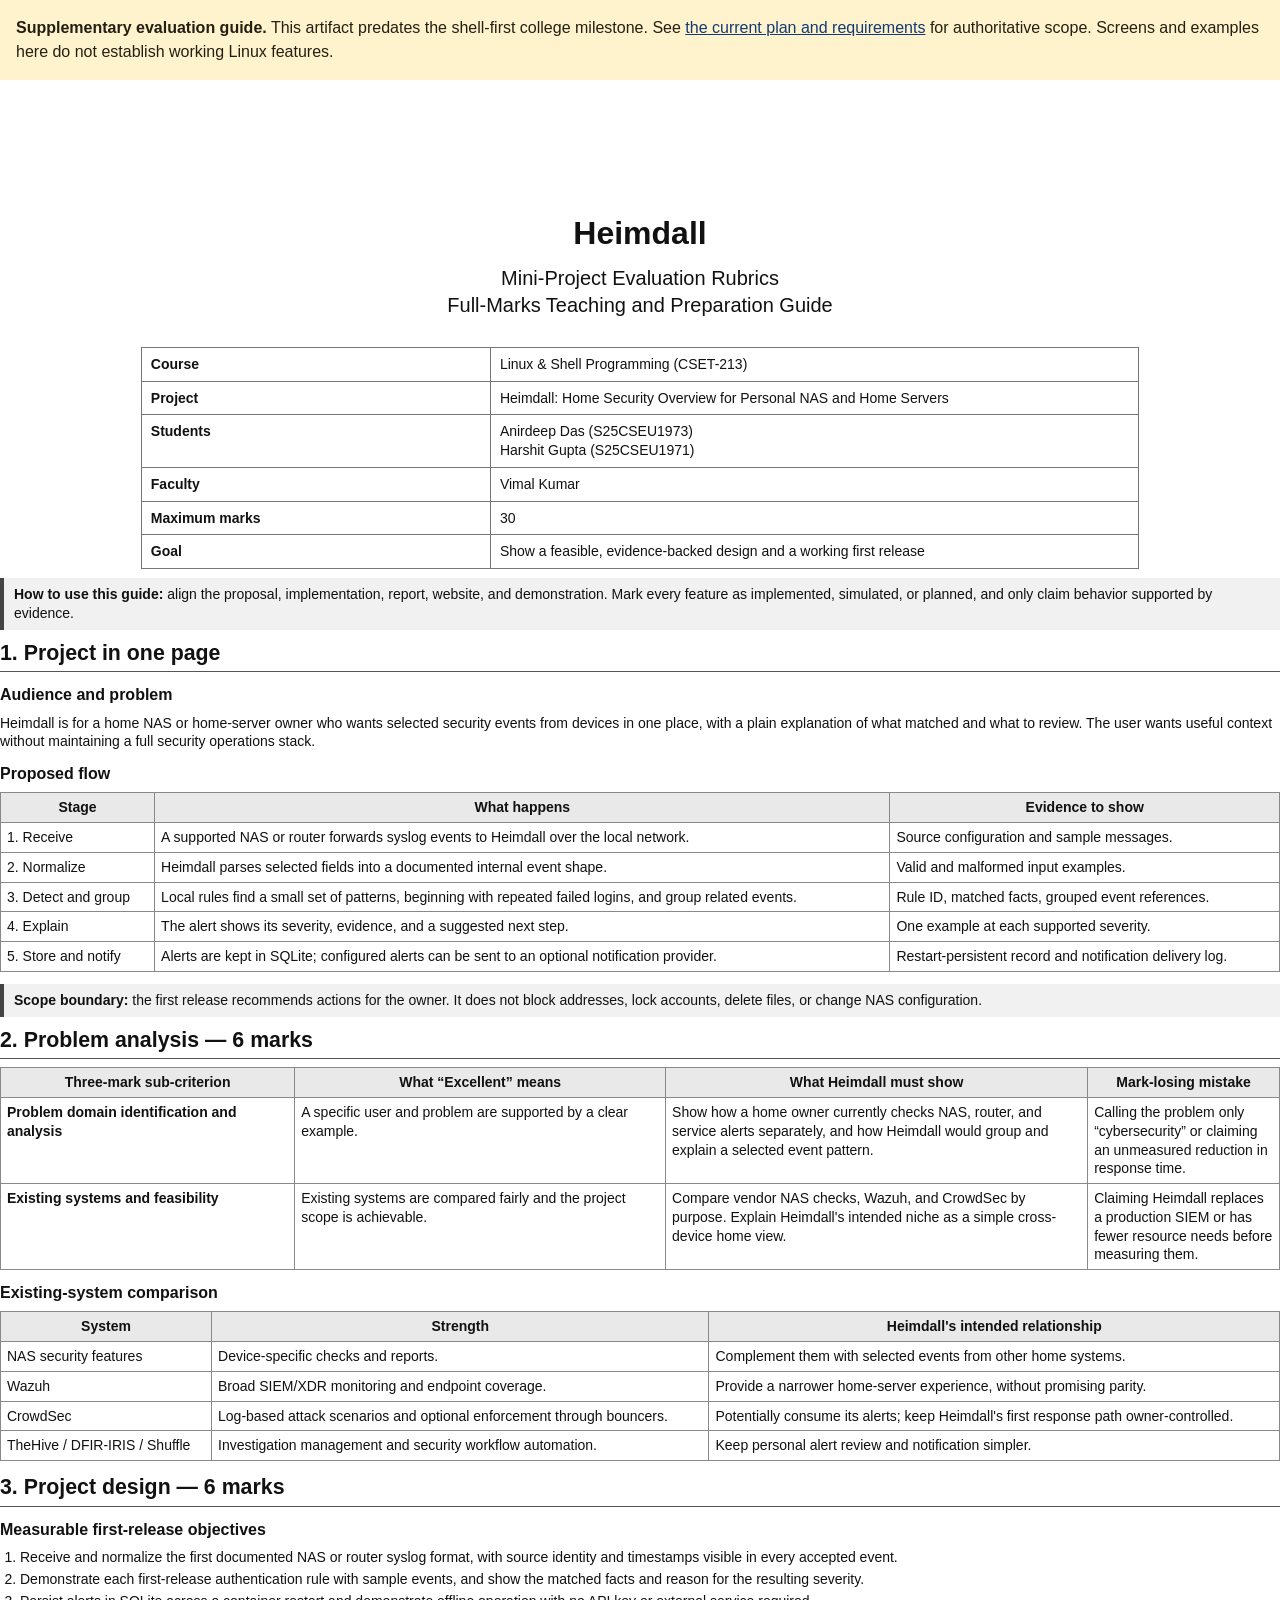
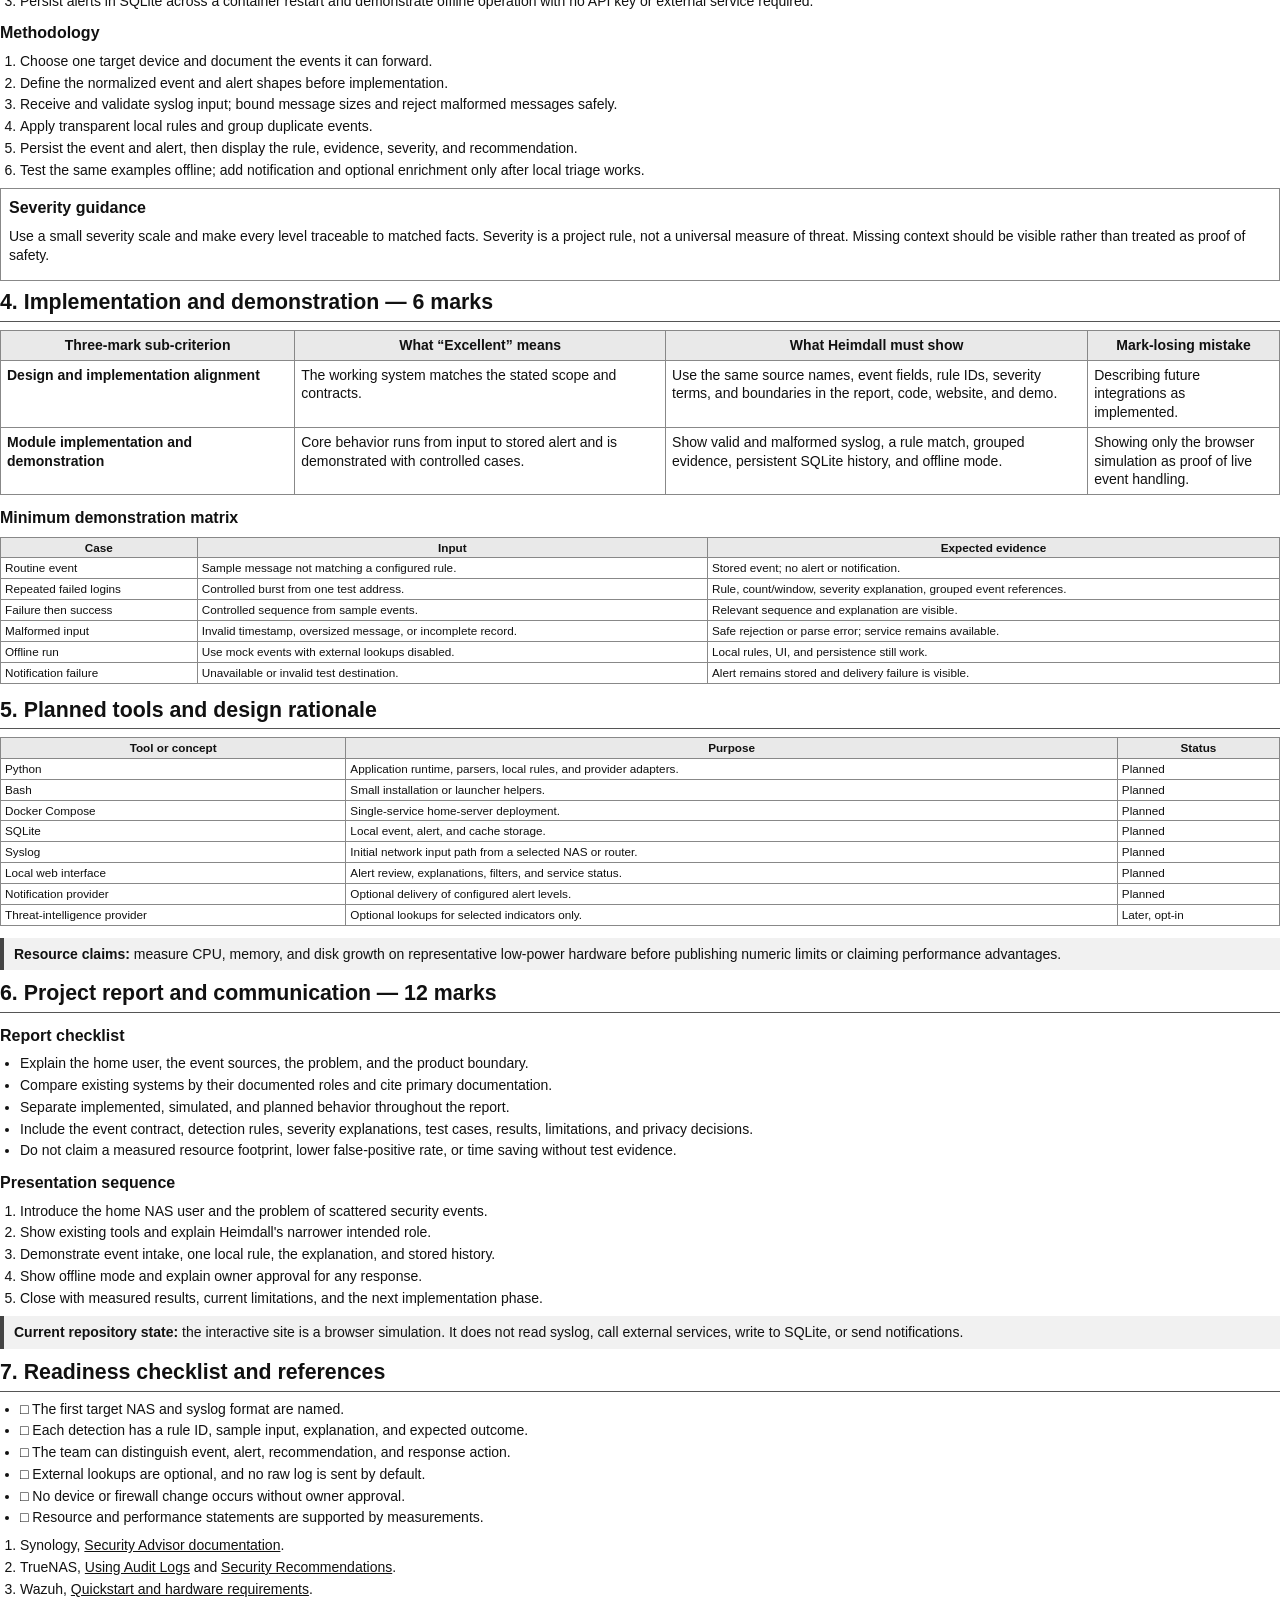
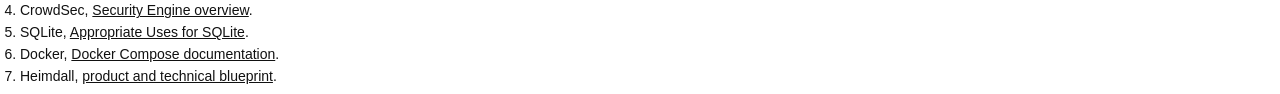
<file: docs/Heimdall_Rubric_Full_Marks_Guide.html>
<!DOCTYPE html>
<html lang="en">
<head>
  <meta charset="utf-8">
  <title>Heimdall Mini-Project Rubric Full-Marks Guide</title>
  <style>
    @page { size: A4; margin: 15mm 15mm 16mm; }
    * { box-sizing: border-box; }
    body { color: #111; background: #fff; font-family: Arial, Helvetica, sans-serif; font-size: 10.5pt; line-height: 1.34; margin: 0; }
    h1, h2, h3 { color: #111; margin: 0 0 8px; }
    h1 { font-size: 24pt; text-align: center; margin-top: 35mm; }
    h2 { font-size: 16pt; border-bottom: 1px solid #555; padding-bottom: 4px; margin-top: 0; }
    h3 { font-size: 12pt; margin-top: 12px; }
    p { margin: 6px 0 8px; }
    ul, ol { margin: 5px 0 9px 20px; padding: 0; }
    li { margin: 3px 0; }
    a { color: #111; text-decoration: underline; }
    .cover-subtitle { text-align: center; font-size: 15pt; margin: 10px 0 28px; }
    .cover-meta { width: 78%; margin: 0 auto; border-collapse: collapse; }
    .cover-meta td { border: 1px solid #777; padding: 7px 9px; }
    .cover-meta td:first-child { font-weight: bold; width: 35%; }
    .note { border-left: 4px solid #444; padding: 7px 10px; background: #f1f1f1; margin: 9px 0; }
    .page-break { page-break-before: always; }
    .avoid-break { page-break-inside: avoid; }
    table { width: 100%; border-collapse: collapse; margin: 8px 0 12px; page-break-inside: avoid; }
    th, td { border: 1px solid #888; padding: 5px 6px; vertical-align: top; }
    th { background: #e9e9e9; font-weight: bold; }
    .tight { font-size: 8.8pt; line-height: 1.18; }
    .tight th, .tight td { padding: 3px 4px; }
    .score { text-align: center; width: 9%; white-space: nowrap; }
    .rubric-table td:first-child { width: 23%; font-weight: bold; }
    .rubric-table td:nth-child(2) { width: 29%; }
    .rubric-table td:nth-child(3) { width: 33%; }
    .rubric-table td:nth-child(4) { width: 15%; }
    .two-col { display: grid; grid-template-columns: 1fr 1fr; gap: 10px; }
    .box { border: 1px solid #888; padding: 8px; margin: 7px 0; page-break-inside: avoid; }
    .box h3 { margin-top: 0; }
    code { font-family: "Courier New", monospace; font-size: 0.9em; }
    .footer-note { font-size: 8.5pt; color: #444; margin-top: 12px; }
  </style>
</head>
<body>
<aside style="position:relative;z-index:10000;padding:16px;background:#fff3cd;color:#241f12;font:16px/1.5 sans-serif"><strong>Supplementary evaluation guide.</strong> This artifact predates the shell-first college milestone. See <a href="evaluation-alignment.md" style="color:#123a75;text-decoration:underline">the current plan and requirements</a> for authoritative scope. Screens and examples here do not establish working Linux features.</aside>
  <section class="avoid-break">
    <h1>Heimdall</h1>
    <div class="cover-subtitle">Mini-Project Evaluation Rubrics<br>Full-Marks Teaching and Preparation Guide</div>
    <table class="cover-meta">
      <tr><td>Course</td><td>Linux &amp; Shell Programming (CSET-213)</td></tr>
      <tr><td>Project</td><td>Heimdall: Home Security Overview for Personal NAS and Home Servers</td></tr>
      <tr><td>Students</td><td>Anirdeep Das (S25CSEU1973)<br>Harshit Gupta (S25CSEU1971)</td></tr>
      <tr><td>Faculty</td><td>Vimal Kumar</td></tr>
      <tr><td>Maximum marks</td><td>30</td></tr>
      <tr><td>Goal</td><td>Show a feasible, evidence-backed design and a working first release</td></tr>
    </table>
    <div class="note"><strong>How to use this guide:</strong> align the proposal, implementation, report, website, and demonstration. Mark every feature as implemented, simulated, or planned, and only claim behavior supported by evidence.</div>
  </section>

  <section class="page-break">
    <h2>1. Project in one page</h2>
    <h3>Audience and problem</h3>
    <p>Heimdall is for a home NAS or home-server owner who wants selected security events from devices in one place, with a plain explanation of what matched and what to review. The user wants useful context without maintaining a full security operations stack.</p>
    <h3>Proposed flow</h3>
    <table><tr><th>Stage</th><th>What happens</th><th>Evidence to show</th></tr>
      <tr><td>1. Receive</td><td>A supported NAS or router forwards syslog events to Heimdall over the local network.</td><td>Source configuration and sample messages.</td></tr>
      <tr><td>2. Normalize</td><td>Heimdall parses selected fields into a documented internal event shape.</td><td>Valid and malformed input examples.</td></tr>
      <tr><td>3. Detect and group</td><td>Local rules find a small set of patterns, beginning with repeated failed logins, and group related events.</td><td>Rule ID, matched facts, grouped event references.</td></tr>
      <tr><td>4. Explain</td><td>The alert shows its severity, evidence, and a suggested next step.</td><td>One example at each supported severity.</td></tr>
      <tr><td>5. Store and notify</td><td>Alerts are kept in SQLite; configured alerts can be sent to an optional notification provider.</td><td>Restart-persistent record and notification delivery log.</td></tr>
    </table>
    <div class="note"><strong>Scope boundary:</strong> the first release recommends actions for the owner. It does not block addresses, lock accounts, delete files, or change NAS configuration.</div>
  </section>

  <section class="page-break">
    <h2>2. Problem analysis — 6 marks</h2>
    <table class="rubric-table"><tr><th>Three-mark sub-criterion</th><th>What “Excellent” means</th><th>What Heimdall must show</th><th>Mark-losing mistake</th></tr>
      <tr><td>Problem domain identification and analysis</td><td>A specific user and problem are supported by a clear example.</td><td>Show how a home owner currently checks NAS, router, and service alerts separately, and how Heimdall would group and explain a selected event pattern.</td><td>Calling the problem only “cybersecurity” or claiming an unmeasured reduction in response time.</td></tr>
      <tr><td>Existing systems and feasibility</td><td>Existing systems are compared fairly and the project scope is achievable.</td><td>Compare vendor NAS checks, Wazuh, and CrowdSec by purpose. Explain Heimdall's intended niche as a simple cross-device home view.</td><td>Claiming Heimdall replaces a production SIEM or has fewer resource needs before measuring them.</td></tr>
    </table>
    <h3>Existing-system comparison</h3>
    <table><tr><th>System</th><th>Strength</th><th>Heimdall's intended relationship</th></tr>
      <tr><td>NAS security features</td><td>Device-specific checks and reports.</td><td>Complement them with selected events from other home systems.</td></tr>
      <tr><td>Wazuh</td><td>Broad SIEM/XDR monitoring and endpoint coverage.</td><td>Provide a narrower home-server experience, without promising parity.</td></tr>
      <tr><td>CrowdSec</td><td>Log-based attack scenarios and optional enforcement through bouncers.</td><td>Potentially consume its alerts; keep Heimdall's first response path owner-controlled.</td></tr>
      <tr><td>TheHive / DFIR-IRIS / Shuffle</td><td>Investigation management and security workflow automation.</td><td>Keep personal alert review and notification simpler.</td></tr>
    </table>
  </section>

  <section class="page-break">
    <h2>3. Project design — 6 marks</h2>
    <h3>Measurable first-release objectives</h3>
    <ol>
      <li>Receive and normalize the first documented NAS or router syslog format, with source identity and timestamps visible in every accepted event.</li>
      <li>Demonstrate each first-release authentication rule with sample events, and show the matched facts and reason for the resulting severity.</li>
      <li>Persist alerts in SQLite across a container restart and demonstrate offline operation with no API key or external service required.</li>
    </ol>
    <h3>Methodology</h3>
    <ol>
      <li>Choose one target device and document the events it can forward.</li>
      <li>Define the normalized event and alert shapes before implementation.</li>
      <li>Receive and validate syslog input; bound message sizes and reject malformed messages safely.</li>
      <li>Apply transparent local rules and group duplicate events.</li>
      <li>Persist the event and alert, then display the rule, evidence, severity, and recommendation.</li>
      <li>Test the same examples offline; add notification and optional enrichment only after local triage works.</li>
    </ol>
    <div class="box"><h3>Severity guidance</h3><p>Use a small severity scale and make every level traceable to matched facts. Severity is a project rule, not a universal measure of threat. Missing context should be visible rather than treated as proof of safety.</p></div>
  </section>

  <section class="page-break">
    <h2>4. Implementation and demonstration — 6 marks</h2>
    <table class="rubric-table"><tr><th>Three-mark sub-criterion</th><th>What “Excellent” means</th><th>What Heimdall must show</th><th>Mark-losing mistake</th></tr>
      <tr><td>Design and implementation alignment</td><td>The working system matches the stated scope and contracts.</td><td>Use the same source names, event fields, rule IDs, severity terms, and boundaries in the report, code, website, and demo.</td><td>Describing future integrations as implemented.</td></tr>
      <tr><td>Module implementation and demonstration</td><td>Core behavior runs from input to stored alert and is demonstrated with controlled cases.</td><td>Show valid and malformed syslog, a rule match, grouped evidence, persistent SQLite history, and offline mode.</td><td>Showing only the browser simulation as proof of live event handling.</td></tr>
    </table>
    <h3>Minimum demonstration matrix</h3>
    <table class="tight"><tr><th>Case</th><th>Input</th><th>Expected evidence</th></tr>
      <tr><td>Routine event</td><td>Sample message not matching a configured rule.</td><td>Stored event; no alert or notification.</td></tr>
      <tr><td>Repeated failed logins</td><td>Controlled burst from one test address.</td><td>Rule, count/window, severity explanation, grouped event references.</td></tr>
      <tr><td>Failure then success</td><td>Controlled sequence from sample events.</td><td>Relevant sequence and explanation are visible.</td></tr>
      <tr><td>Malformed input</td><td>Invalid timestamp, oversized message, or incomplete record.</td><td>Safe rejection or parse error; service remains available.</td></tr>
      <tr><td>Offline run</td><td>Use mock events with external lookups disabled.</td><td>Local rules, UI, and persistence still work.</td></tr>
      <tr><td>Notification failure</td><td>Unavailable or invalid test destination.</td><td>Alert remains stored and delivery failure is visible.</td></tr>
    </table>
  </section>

  <section class="page-break">
    <h2>5. Planned tools and design rationale</h2>
    <table class="tight"><tr><th>Tool or concept</th><th>Purpose</th><th>Status</th></tr>
      <tr><td>Python</td><td>Application runtime, parsers, local rules, and provider adapters.</td><td>Planned</td></tr>
      <tr><td>Bash</td><td>Small installation or launcher helpers.</td><td>Planned</td></tr>
      <tr><td>Docker Compose</td><td>Single-service home-server deployment.</td><td>Planned</td></tr>
      <tr><td>SQLite</td><td>Local event, alert, and cache storage.</td><td>Planned</td></tr>
      <tr><td>Syslog</td><td>Initial network input path from a selected NAS or router.</td><td>Planned</td></tr>
      <tr><td>Local web interface</td><td>Alert review, explanations, filters, and service status.</td><td>Planned</td></tr>
      <tr><td>Notification provider</td><td>Optional delivery of configured alert levels.</td><td>Planned</td></tr>
      <tr><td>Threat-intelligence provider</td><td>Optional lookups for selected indicators only.</td><td>Later, opt-in</td></tr>
    </table>
    <div class="note"><strong>Resource claims:</strong> measure CPU, memory, and disk growth on representative low-power hardware before publishing numeric limits or claiming performance advantages.</div>
  </section>

  <section class="page-break">
    <h2>6. Project report and communication — 12 marks</h2>
    <h3>Report checklist</h3>
    <ul>
      <li>Explain the home user, the event sources, the problem, and the product boundary.</li>
      <li>Compare existing systems by their documented roles and cite primary documentation.</li>
      <li>Separate implemented, simulated, and planned behavior throughout the report.</li>
      <li>Include the event contract, detection rules, severity explanations, test cases, results, limitations, and privacy decisions.</li>
      <li>Do not claim a measured resource footprint, lower false-positive rate, or time saving without test evidence.</li>
    </ul>
    <h3>Presentation sequence</h3>
    <ol>
      <li>Introduce the home NAS user and the problem of scattered security events.</li>
      <li>Show existing tools and explain Heimdall's narrower intended role.</li>
      <li>Demonstrate event intake, one local rule, the explanation, and stored history.</li>
      <li>Show offline mode and explain owner approval for any response.</li>
      <li>Close with measured results, current limitations, and the next implementation phase.</li>
    </ol>
    <div class="note"><strong>Current repository state:</strong> the interactive site is a browser simulation. It does not read syslog, call external services, write to SQLite, or send notifications.</div>
  </section>

  <section class="page-break">
    <h2>7. Readiness checklist and references</h2>
    <ul>
      <li>□ The first target NAS and syslog format are named.</li>
      <li>□ Each detection has a rule ID, sample input, explanation, and expected outcome.</li>
      <li>□ The team can distinguish event, alert, recommendation, and response action.</li>
      <li>□ External lookups are optional, and no raw log is sent by default.</li>
      <li>□ No device or firewall change occurs without owner approval.</li>
      <li>□ Resource and performance statements are supported by measurements.</li>
    </ul>
    <ol>
      <li>Synology, <a href="https://kb.synology.com/en-au/DSM/help/DSM/SecurityScan/securityscan_desc?version=6">Security Advisor documentation</a>.</li>
      <li>TrueNAS, <a href="https://www.truenas.com/docs/scale/systemsettings/audit/auditing/">Using Audit Logs</a> and <a href="https://www.truenas.com/docs/solutions/optimizations/security/">Security Recommendations</a>.</li>
      <li>Wazuh, <a href="https://documentation.wazuh.com/current/quickstart.html">Quickstart and hardware requirements</a>.</li>
      <li>CrowdSec, <a href="https://docs.crowdsec.net/u/getting_started/intro/">Security Engine overview</a>.</li>
      <li>SQLite, <a href="https://www.sqlite.org/whentouse.html">Appropriate Uses for SQLite</a>.</li>
      <li>Docker, <a href="https://docs.docker.com/compose/">Docker Compose documentation</a>.</li>
      <li>Heimdall, <a href="../HEIMDALL_BLUEPRINT.md">product and technical blueprint</a>.</li>
    </ol>
  </section>
</body>
</html>
</file>
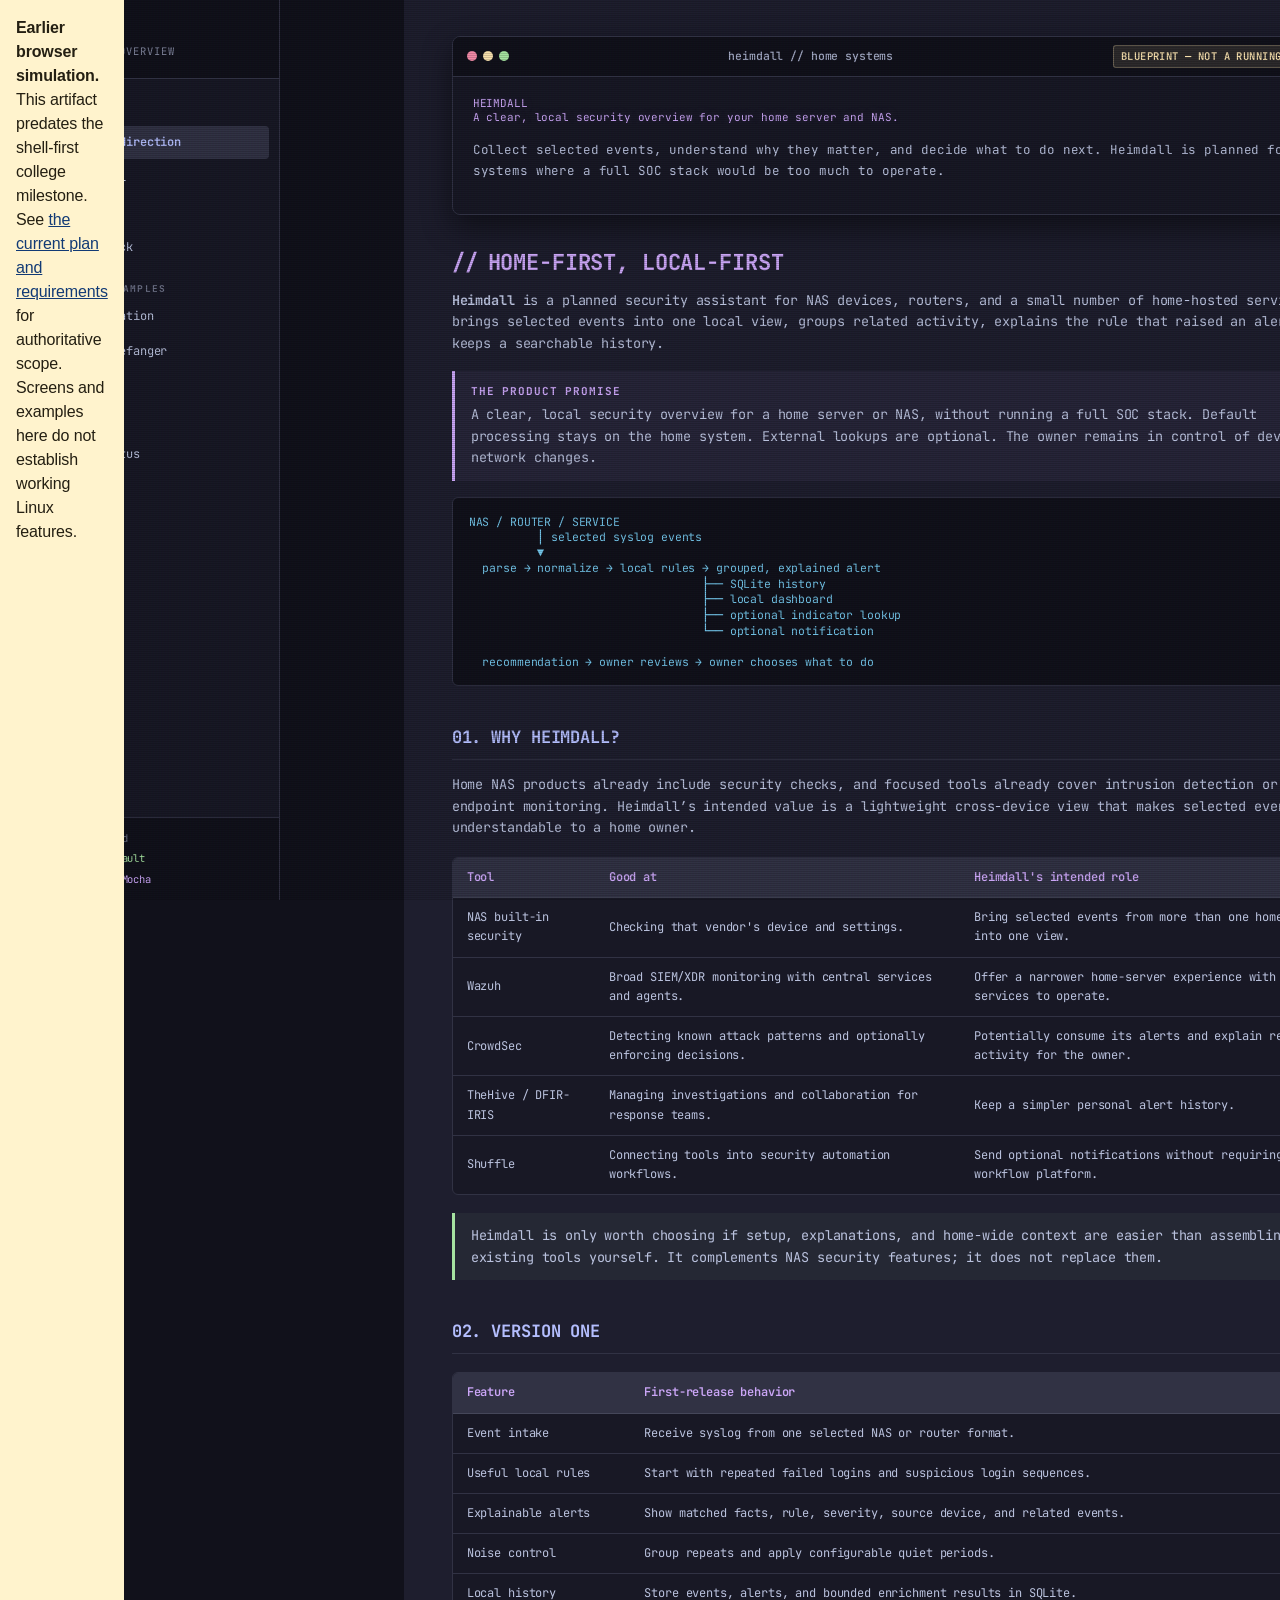
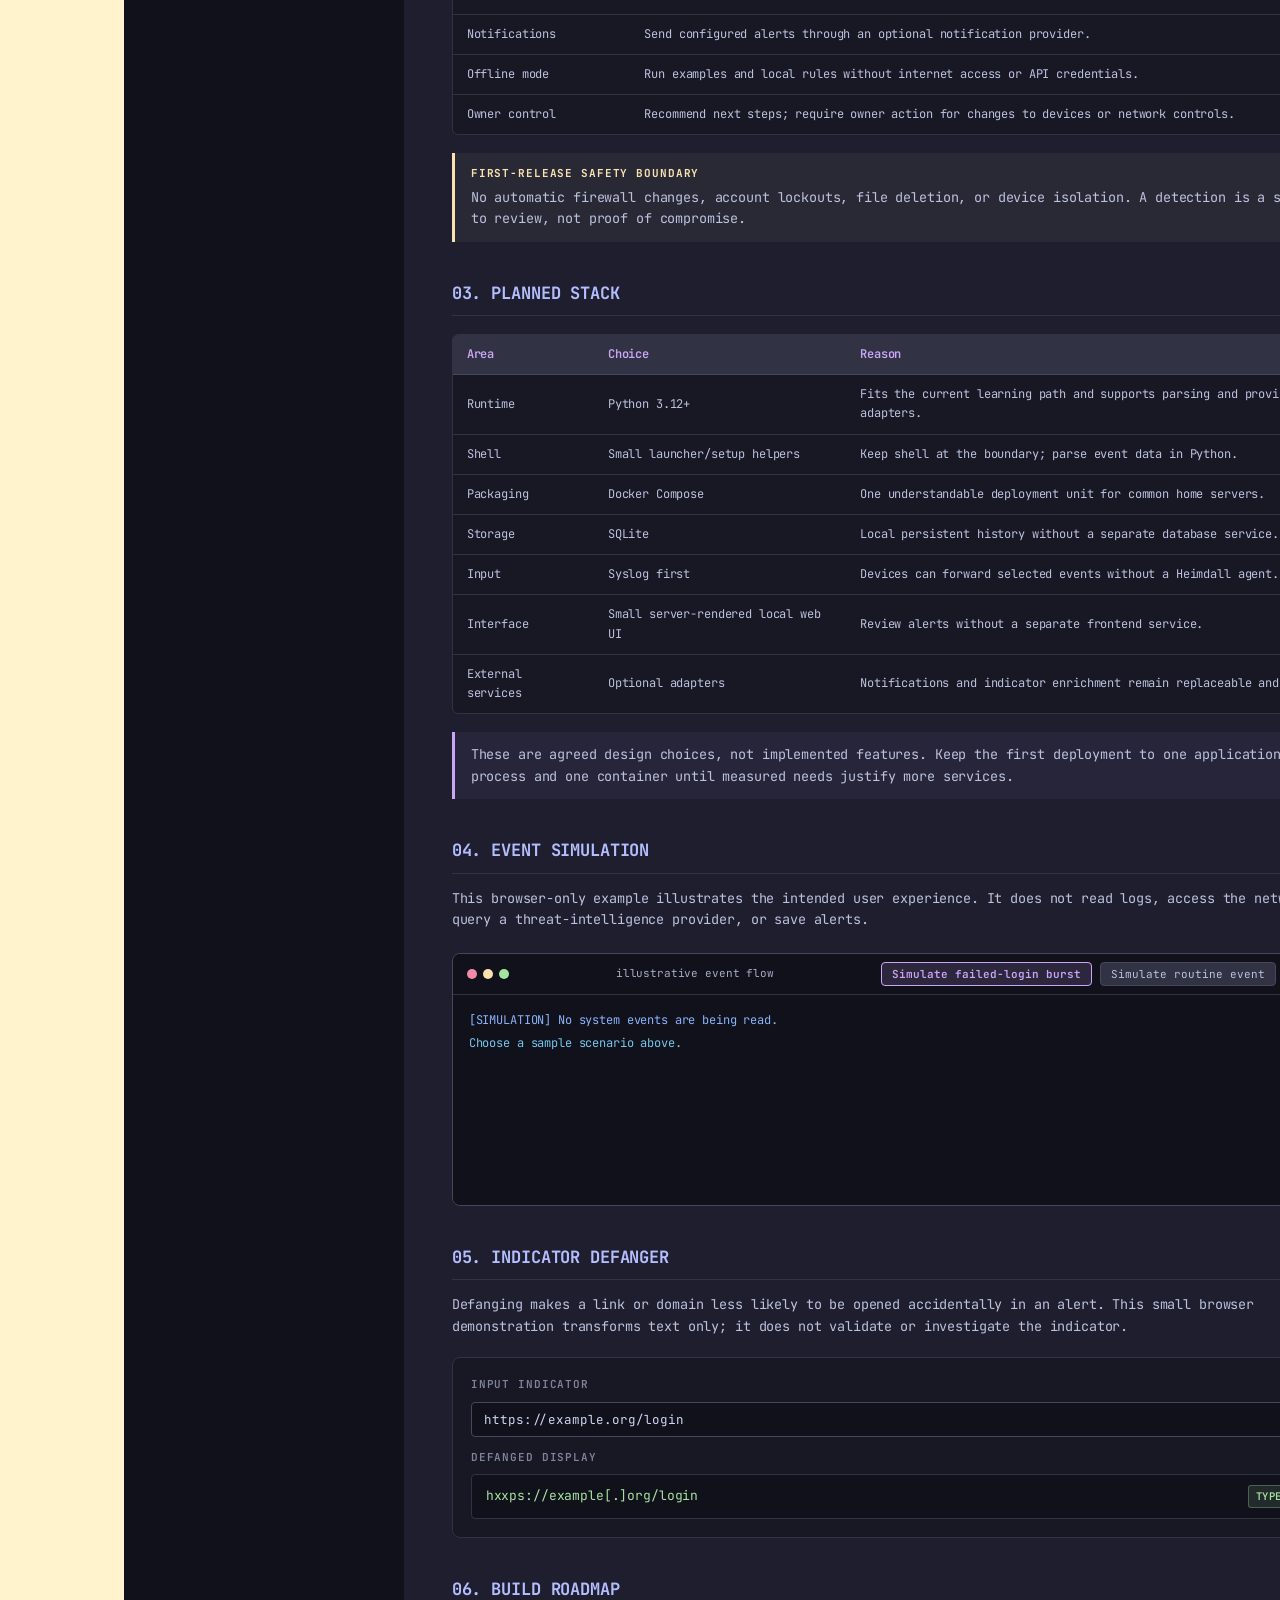
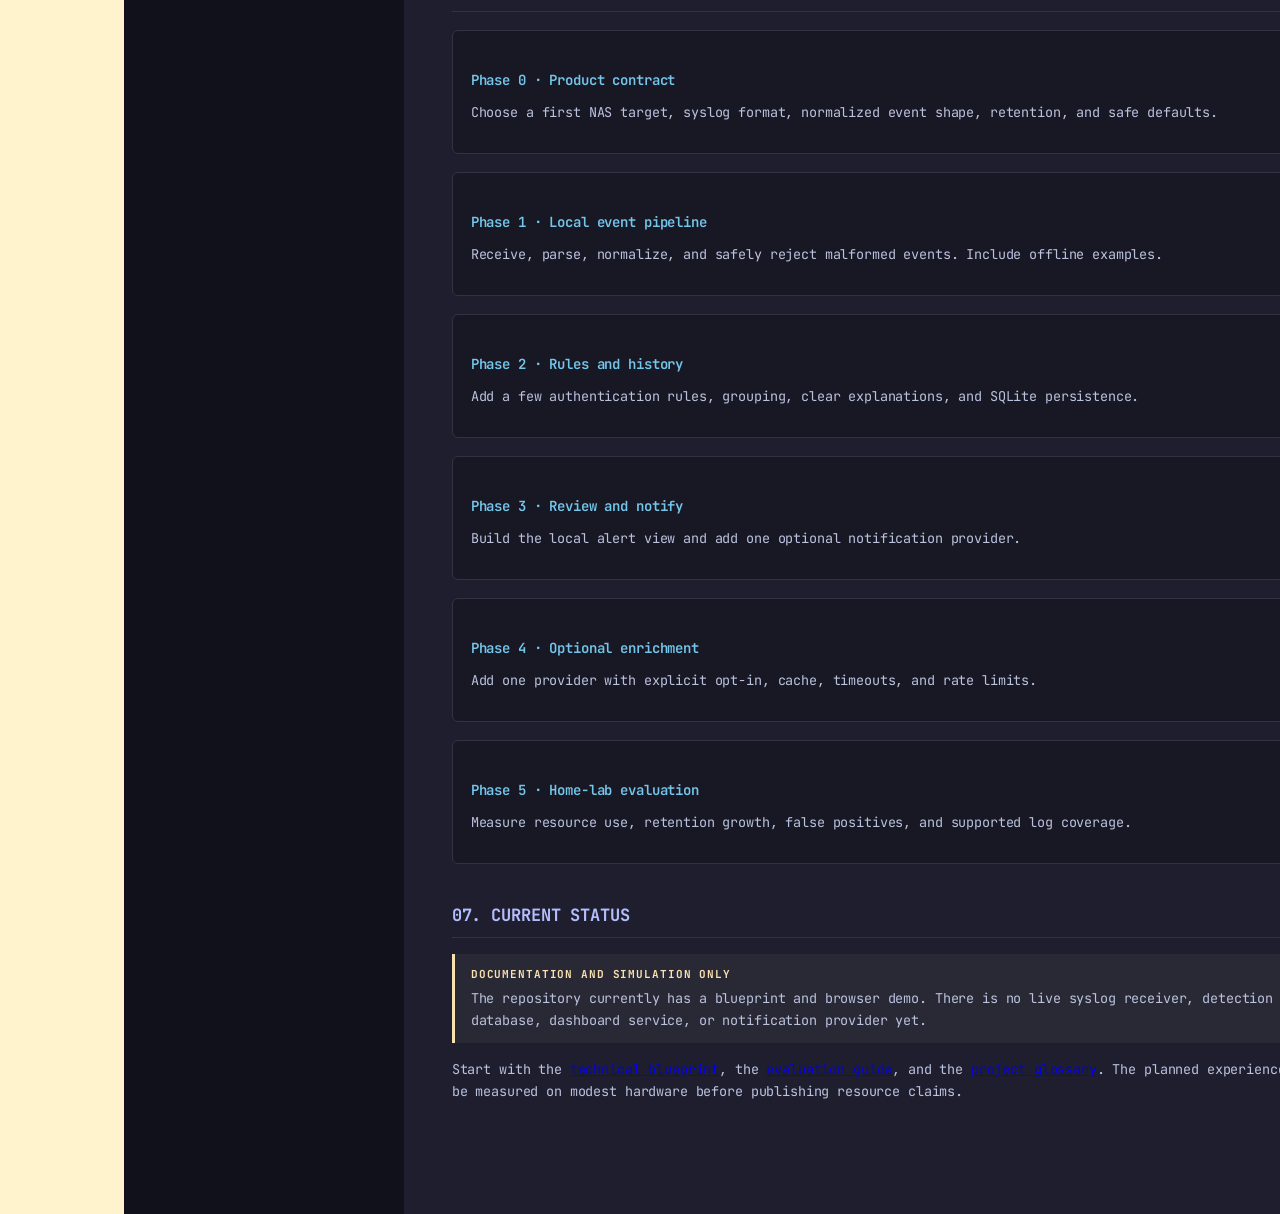
<file: docs/archive/browser-simulation.html>
<!DOCTYPE html>
<html lang="en">
<head>
  <meta charset="UTF-8">
  <meta name="viewport" content="width=device-width, initial-scale=1.0">
  <title>HEIMDALL // SECURITY AUTOMATION &amp; INCIDENT TRIAGE SPECIFICATION</title>
  <link rel="preconnect" href="https://fonts.googleapis.com">
  <link rel="preconnect" href="https://fonts.gstatic.com" crossorigin>
  <link href="https://fonts.googleapis.com/css2?family=JetBrains+Mono:ital,wght@0,300;0,400;0,500;0,600;0,700;0,800;1,400;1,600&display=swap" rel="stylesheet">
  <style>
    :root {
      /* Catppuccin Mocha Color System */
      --ctp-rosewater: #f5e0dc;
      --ctp-flamingo: #f2cdcd;
      --ctp-pink: #f5c2e7;
      --ctp-mauve: #cba6f7;
      --ctp-red: #f38ba8;
      --ctp-maroon: #eba0ac;
      --ctp-peach: #fab387;
      --ctp-yellow: #f9e2af;
      --ctp-green: #a6e3a1;
      --ctp-teal: #94e2d5;
      --ctp-sky: #89dceb;
      --ctp-sapphire: #74c7ec;
      --ctp-blue: #89b4fa;
      --ctp-lavender: #b4befe;
      --ctp-text: #cdd6f4;
      --ctp-subtext1: #bac2de;
      --ctp-subtext0: #a6adc8;
      --ctp-overlay2: #9399b2;
      --ctp-overlay1: #7f849c;
      --ctp-overlay0: #6c7086;
      --ctp-surface2: #585b70;
      --ctp-surface1: #45475a;
      --ctp-surface0: #313244;
      --ctp-base: #1e1e2e;
      --ctp-mantle: #181825;
      --ctp-crust: #11111b;

      --font-mono: 'JetBrains Mono', ui-monospace, SFMono-Regular, Menlo, Monaco, Consolas, "Liberation Mono", monospace;
    }

    * {
      box-sizing: border-box;
      margin: 0;
      padding: 0;
    }

    html { overflow-x: hidden; }

    body {
      background-color: var(--ctp-crust);
      color: var(--ctp-text);
      font-family: var(--font-mono);
      font-size: 13.5px;
      line-height: 1.6;
      letter-spacing: -0.01em;
      display: flex;
      min-height: 100vh;
      overflow-x: hidden;
      position: relative;
    }

    /* Subtle CRT scanline effect */
    body::before {
      content: " ";
      display: block;
      position: fixed;
      top: 0; left: 0; bottom: 0; right: 0;
      background: linear-gradient(rgba(18, 16, 26, 0) 50%, rgba(0, 0, 0, 0.22) 50%), linear-gradient(90deg, rgba(255, 0, 0, 0.015), rgba(0, 255, 0, 0.01), rgba(0, 0, 255, 0.015));
      z-index: 999;
      background-size: 100% 2px, 3px 100%;
      pointer-events: none;
      opacity: 0.7;
    }

    /* Custom Scrollbar */
    ::-webkit-scrollbar {
      width: 6px;
      height: 6px;
    }
    ::-webkit-scrollbar-track {
      background: var(--ctp-crust);
    }
    ::-webkit-scrollbar-thumb {
      background: var(--ctp-surface1);
      border-radius: 3px;
    }
    ::-webkit-scrollbar-thumb:hover {
      background: var(--ctp-overlay0);
    }

    /* Sidebar Navigation */
    aside.sidebar {
      width: 280px;
      background: var(--ctp-mantle);
      border-right: 1px solid var(--ctp-surface0);
      height: 100vh;
      position: fixed;
      left: 0;
      top: 0;
      bottom: 0;
      display: flex;
      flex-direction: column;
      flex-shrink: 0;
      z-index: 100;
      overflow: hidden;
    }

    .sidebar-header {
      padding: 18px 20px;
      border-bottom: 1px solid var(--ctp-surface0);
      background: var(--ctp-crust);
    }

    .brand-title {
      font-size: 13px;
      font-weight: 700;
      color: var(--ctp-mauve);
      display: flex;
      align-items: center;
      gap: 8px;
      letter-spacing: 0.05em;
    }

    .brand-subtitle {
      font-size: 10.5px;
      color: var(--ctp-overlay1);
      margin-top: 4px;
      text-transform: uppercase;
      letter-spacing: 0.1em;
    }

    .sidebar-nav {
      padding: 14px 10px;
      overflow-y: auto;
      flex: 1;
    }

    .nav-group-title {
      font-size: 9.5px;
      font-weight: 700;
      color: var(--ctp-overlay0);
      text-transform: uppercase;
      letter-spacing: 0.14em;
      padding: 14px 10px 4px;
    }

    .nav-item {
      display: flex;
      align-items: center;
      gap: 8px;
      padding: 7px 10px;
      color: var(--ctp-subtext1);
      text-decoration: none;
      border-radius: 4px;
      font-size: 12px;
      transition: all 0.18s ease;
      margin-bottom: 2px;
      border-left: 2px solid transparent;
    }

    .nav-item:hover {
      background: var(--ctp-surface0);
      color: var(--ctp-mauve);
      border-left-color: var(--ctp-mauve);
      padding-left: 14px;
    }

    .nav-item.active {
      background: var(--ctp-surface0);
      color: var(--ctp-lavender);
      border-left-color: var(--ctp-lavender);
      font-weight: 600;
    }

    .nav-item .prefix {
      color: var(--ctp-overlay0);
      font-size: 11px;
    }

    .sidebar-footer {
      padding: 12px 16px;
      border-top: 1px solid var(--ctp-surface0);
      font-size: 10.5px;
      color: var(--ctp-overlay0);
      background: var(--ctp-crust);
      display: flex;
      flex-direction: column;
      gap: 4px;
    }

    /* Main Container */
    main.content {
      flex: none;
      width: calc(100% - 280px);
      margin-left: 280px;
      padding: 36px 48px 100px;
      max-width: 1150px;
      background: var(--ctp-base);
      min-height: 100vh;
    }

    /* Terminal Chrome Windows */
    .terminal-window {
      background: var(--ctp-mantle);
      border: 1px solid var(--ctp-surface0);
      border-radius: 8px;
      margin-bottom: 30px;
      box-shadow: 0 12px 30px rgba(0, 0, 0, 0.45);
      overflow: hidden;
      transition: border-color 0.2s ease, box-shadow 0.2s ease;
    }

    .terminal-window:hover {
      border-color: var(--ctp-surface2);
      box-shadow: 0 16px 36px rgba(0, 0, 0, 0.55);
    }

    .terminal-titlebar {
      background: var(--ctp-crust);
      padding: 8px 14px;
      display: flex;
      align-items: center;
      justify-content: space-between;
      border-bottom: 1px solid var(--ctp-surface0);
      user-select: none;
    }

    .terminal-dots {
      display: flex;
      gap: 6px;
    }

    .dot {
      width: 10px;
      height: 10px;
      border-radius: 50%;
    }
    .dot.red { background: var(--ctp-red); }
    .dot.yellow { background: var(--ctp-yellow); }
    .dot.green { background: var(--ctp-green); }

    .terminal-title {
      font-size: 11.5px;
      color: var(--ctp-subtext0);
      font-weight: 500;
    }

    .terminal-body {
      padding: 20px;
      font-size: 12.5px;
      line-height: 1.65;
    }

    /* ASCII Banner */
    .ascii-banner {
      color: var(--ctp-mauve);
      font-size: 11px;
      line-height: 1.25;
      white-space: pre;
      margin-bottom: 16px;
      overflow-x: auto;
      text-shadow: 0 0 10px rgba(203, 166, 247, 0.25);
    }

    /* Blinking Terminal Cursor */
    .cursor {
      display: inline-block;
      width: 8px;
      height: 15px;
      background: var(--ctp-mauve);
      vertical-align: middle;
      animation: blink 1s step-end infinite;
      margin-left: 2px;
    }

    @keyframes blink {
      0%, 100% { opacity: 1; }
      50% { opacity: 0; }
    }

    /* Neofetch Stats */
    .fetch-grid {
      display: grid;
      grid-template-columns: repeat(auto-fit, minmax(260px, 1fr));
      gap: 8px 16px;
      margin-top: 14px;
      border-top: 1px dashed var(--ctp-surface1);
      padding-top: 14px;
    }

    .fetch-line {
      display: flex;
      align-items: center;
      gap: 8px;
      font-size: 11.5px;
    }

    .fetch-key {
      color: var(--ctp-blue);
      font-weight: 600;
      min-width: 115px;
    }

    .fetch-val {
      color: var(--ctp-subtext1);
    }

    @media (max-width: 760px) {
      body { display: block; }
      aside.sidebar { width: 100%; height: auto; position: relative; inset: auto; }
      .sidebar-nav { max-height: 240px; overflow-y: auto; }
      main.content { width: 100%; max-width: none; margin-left: 0; padding: 22px 16px 70px; min-width: 0; }
      .terminal-title { max-width: 45vw; overflow: hidden; text-overflow: ellipsis; white-space: nowrap; }
      .terminal-titlebar { gap: 10px; }
      .fetch-grid { grid-template-columns: minmax(0, 1fr); }
      .fetch-line { align-items: flex-start; }
      .fetch-key { min-width: 100px; }
      .ascii-banner { font-size: 8px; }
      .ascii-diagram { font-size: 8px; }
      .table-wrapper { overflow-x: auto; }
      .tool-input, .tool-output-row { max-width: 100%; }
      pre code { width: auto; min-width: 0; white-space: pre-wrap; overflow-wrap: anywhere; }
      p code, li code, td code { white-space: normal; overflow-wrap: anywhere; word-break: break-word; }
    }

    /* Typography & Section Styling */
    h1 {
      font-size: 22px;
      color: var(--ctp-mauve);
      margin-bottom: 10px;
      display: flex;
      align-items: center;
      gap: 10px;
      font-weight: 700;
    }

    h2 {
      font-size: 17px;
      color: var(--ctp-lavender);
      margin: 38px 0 14px;
      padding-bottom: 8px;
      border-bottom: 1px solid var(--ctp-surface0);
      display: flex;
      align-items: center;
      gap: 10px;
      font-weight: 700;
    }

    h3 {
      font-size: 14px;
      color: var(--ctp-sapphire);
      margin: 20px 0 10px;
      display: flex;
      align-items: center;
      gap: 6px;
      font-weight: 600;
    }

    h4 {
      font-size: 12.5px;
      color: var(--ctp-teal);
      margin: 16px 0 6px;
      font-weight: 600;
    }

    p {
      color: var(--ctp-subtext1);
      margin-bottom: 12px;
    }

    /* Badges */
    .badge {
      display: inline-flex;
      align-items: center;
      gap: 5px;
      padding: 2px 7px;
      border-radius: 3px;
      font-size: 10.5px;
      font-weight: 600;
      text-transform: uppercase;
      letter-spacing: 0.04em;
    }
    .badge-mauve { background: rgba(203, 166, 247, 0.12); color: var(--ctp-mauve); border: 1px solid rgba(203, 166, 247, 0.3); }
    .badge-blue { background: rgba(137, 180, 250, 0.12); color: var(--ctp-blue); border: 1px solid rgba(137, 180, 250, 0.3); }
    .badge-green { background: rgba(166, 227, 161, 0.12); color: var(--ctp-green); border: 1px solid rgba(166, 227, 161, 0.3); }
    .badge-peach { background: rgba(250, 179, 135, 0.12); color: var(--ctp-peach); border: 1px solid rgba(250, 179, 135, 0.3); }
    .badge-red { background: rgba(243, 139, 168, 0.12); color: var(--ctp-red); border: 1px solid rgba(243, 139, 168, 0.3); }
    .badge-yellow { background: rgba(249, 226, 175, 0.12); color: var(--ctp-yellow); border: 1px solid rgba(249, 226, 175, 0.3); }

    /* Interactive Terminal Simulator */
    .sim-container {
      background: var(--ctp-mantle);
      border: 1px solid var(--ctp-surface1);
      border-radius: 8px;
      margin: 22px 0 32px;
      overflow: hidden;
    }

    .sim-bar {
      background: var(--ctp-crust);
      padding: 8px 14px;
      display: flex;
      justify-content: space-between;
      align-items: center;
      border-bottom: 1px solid var(--ctp-surface0);
      font-size: 11px;
    }

    .sim-actions {
      display: flex;
      gap: 8px;
    }

    .btn-term {
      background: var(--ctp-surface0);
      color: var(--ctp-subtext1);
      border: 1px solid var(--ctp-surface1);
      border-radius: 4px;
      padding: 4px 10px;
      font-family: var(--font-mono);
      font-size: 11px;
      cursor: pointer;
      transition: all 0.15s ease;
      display: flex;
      align-items: center;
      gap: 6px;
    }

    .btn-term:hover {
      background: var(--ctp-surface1);
      color: var(--ctp-mauve);
      border-color: var(--ctp-mauve);
      transform: translateY(-1px);
    }

    .btn-term.btn-primary {
      background: rgba(203, 166, 247, 0.15);
      border-color: var(--ctp-mauve);
      color: var(--ctp-mauve);
      font-weight: 600;
    }

    .btn-term.btn-primary:hover {
      background: var(--ctp-mauve);
      color: var(--ctp-crust);
    }

    .sim-screen {
      padding: 16px;
      background: var(--ctp-crust);
      min-height: 210px;
      max-height: 380px;
      overflow-y: auto;
      font-size: 12px;
      line-height: 1.6;
    }

    .sim-line {
      margin-bottom: 4px;
      word-break: break-all;
      animation: fadeInLine 0.25s ease-out;
    }

    @keyframes fadeInLine {
      from { opacity: 0; transform: translateY(4px); }
      to { opacity: 1; transform: translateY(0); }
    }

    .sim-prompt {
      color: var(--ctp-sapphire);
    }
    .sim-cmd {
      color: var(--ctp-text);
      font-weight: 600;
    }
    .sim-info {
      color: var(--ctp-blue);
    }
    .sim-success {
      color: var(--ctp-green);
    }
    .sim-warn {
      color: var(--ctp-yellow);
    }
    .sim-danger {
      color: var(--ctp-red);
    }

    /* Interactive Defanger Tool */
    .tool-box {
      background: var(--ctp-mantle);
      border: 1px solid var(--ctp-surface0);
      border-radius: 8px;
      padding: 18px;
      margin: 20px 0;
    }

    .tool-label {
      font-size: 11px;
      color: var(--ctp-overlay1);
      text-transform: uppercase;
      letter-spacing: 0.08em;
      margin-bottom: 8px;
      font-weight: 600;
    }

    .tool-input-row {
      display: flex;
      gap: 10px;
      margin-bottom: 12px;
    }

    .tool-input {
      flex: 1;
      background: var(--ctp-crust);
      border: 1px solid var(--ctp-surface1);
      border-radius: 4px;
      padding: 8px 12px;
      color: var(--ctp-text);
      font-family: var(--font-mono);
      font-size: 12.5px;
      outline: none;
      transition: border-color 0.2s ease;
    }

    .tool-input:focus {
      border-color: var(--ctp-mauve);
      box-shadow: 0 0 8px rgba(203, 166, 247, 0.2);
    }

    .tool-output-row {
      background: var(--ctp-crust);
      border: 1px solid var(--ctp-surface0);
      border-radius: 4px;
      padding: 10px 14px;
      display: flex;
      justify-content: space-between;
      align-items: center;
      font-size: 12px;
    }

    /* Callouts */
    .callout {
      border-left: 3px solid var(--ctp-blue);
      background: rgba(137, 180, 250, 0.05);
      padding: 12px 16px;
      border-radius: 0 6px 6px 0;
      margin: 16px 0;
    }
    .callout.spec {
      border-left-color: var(--ctp-mauve);
      background: rgba(203, 166, 247, 0.05);
    }
    .callout.warn {
      border-left-color: var(--ctp-yellow);
      background: rgba(249, 226, 175, 0.05);
    }
    .callout.alert {
      border-left-color: var(--ctp-red);
      background: rgba(243, 139, 168, 0.05);
    }
    .callout.tip {
      border-left-color: var(--ctp-green);
      background: rgba(166, 227, 161, 0.05);
    }

    .callout-title {
      font-weight: 700;
      font-size: 11px;
      text-transform: uppercase;
      letter-spacing: 0.08em;
      margin-bottom: 4px;
      display: flex;
      align-items: center;
      gap: 6px;
    }

    .callout.spec .callout-title { color: var(--ctp-mauve); }
    .callout.warn .callout-title { color: var(--ctp-yellow); }
    .callout.alert .callout-title { color: var(--ctp-red); }
    .callout.tip .callout-title { color: var(--ctp-green); }

    /* Tables */
    .table-wrapper {
      overflow-x: auto;
      margin: 18px 0;
      border: 1px solid var(--ctp-surface0);
      border-radius: 6px;
      background: var(--ctp-mantle);
    }

    table {
      width: 100%;
      border-collapse: collapse;
      font-size: 12px;
      text-align: left;
    }

    th {
      background: var(--ctp-surface0);
      color: var(--ctp-mauve);
      padding: 10px 14px;
      font-weight: 600;
      border-bottom: 1px solid var(--ctp-surface1);
    }

    td {
      padding: 10px 14px;
      border-bottom: 1px solid var(--ctp-surface0);
      color: var(--ctp-subtext1);
    }

    tr:last-child td { border-bottom: none; }
    tr:hover td { background: rgba(205, 214, 244, 0.015); }

    /* Code Blocks */
    .code-block {
      background: var(--ctp-crust);
      border: 1px solid var(--ctp-surface0);
      border-radius: 6px;
      margin: 16px 0;
      overflow-x: auto;
      overflow-y: hidden;
    }

    .code-header {
      background: var(--ctp-mantle);
      padding: 6px 12px;
      display: flex;
      justify-content: space-between;
      align-items: center;
      border-bottom: 1px solid var(--ctp-surface0);
      font-size: 10.5px;
      color: var(--ctp-overlay1);
    }

    .code-lang {
      font-weight: 600;
      color: var(--ctp-peach);
      text-transform: uppercase;
      letter-spacing: 0.05em;
    }

    pre {
      padding: 14px;
      overflow-x: auto;
      max-width: 100%;
      font-family: var(--font-mono);
      font-size: 12px;
      line-height: 1.6;
      color: var(--ctp-text);
    }

    code {
      font-family: var(--font-mono);
    }

    pre code {
      display: block;
      width: max-content;
      min-width: 100%;
    }

    @media (max-width: 760px) {
      pre code { width: auto; min-width: 0; white-space: pre-wrap; overflow-wrap: anywhere; }
    }

    p code, li code, td code {
      background: var(--ctp-surface0);
      color: var(--ctp-flamingo);
      padding: 2px 5px;
      border-radius: 3px;
      font-size: 11.5px;
      border: 1px solid var(--ctp-surface1);
    }

    /* Phase Checklist with Interactive Tracking */
    .phase-card {
      background: var(--ctp-mantle);
      border: 1px solid var(--ctp-surface0);
      border-radius: 6px;
      padding: 18px;
      margin: 18px 0;
      transition: all 0.2s ease;
    }

    .phase-card:hover {
      border-color: var(--ctp-surface2);
    }

    .phase-header {
      display: flex;
      justify-content: space-between;
      align-items: center;
      margin-bottom: 10px;
    }

    .phase-badge {
      font-size: 10.5px;
      font-weight: 700;
      color: var(--ctp-peach);
      text-transform: uppercase;
      letter-spacing: 0.08em;
    }

    .task-list {
      list-style: none;
      margin: 10px 0 0;
    }

    .task-item {
      display: flex;
      align-items: center;
      gap: 10px;
      padding: 6px 8px;
      border-radius: 4px;
      cursor: pointer;
      user-select: none;
      font-size: 12px;
      color: var(--ctp-subtext1);
      transition: background 0.15s ease;
    }

    .task-item:hover {
      background: var(--ctp-surface0);
      color: var(--ctp-text);
    }

    .task-item.completed {
      color: var(--ctp-overlay1);
      text-decoration: line-through;
    }

    .task-box {
      width: 14px;
      height: 14px;
      border: 1px solid var(--ctp-overlay0);
      border-radius: 3px;
      display: flex;
      align-items: center;
      justify-content: center;
      font-size: 9px;
      flex-shrink: 0;
      transition: all 0.15s ease;
    }

    .task-item.completed .task-box {
      background: var(--ctp-green);
      border-color: var(--ctp-green);
      color: var(--ctp-crust);
      font-weight: bold;
    }

    /* ASCII Diagrams */
    .ascii-diagram {
      background: var(--ctp-crust);
      border: 1px solid var(--ctp-surface0);
      border-radius: 6px;
      padding: 16px;
      margin: 16px 0;
      overflow-x: auto;
      color: var(--ctp-sapphire);
      font-size: 11.5px;
      line-height: 1.35;
      white-space: pre;
    }

    /* Syntax Highlighting */
    .syn-keyword { color: var(--ctp-mauve); font-weight: 600; }
    .syn-func { color: var(--ctp-blue); }
    .syn-string { color: var(--ctp-green); }
    .syn-comment { color: var(--ctp-overlay0); font-style: italic; }
    .syn-var { color: var(--ctp-flamingo); }
    .syn-const { color: var(--ctp-peach); }
    .syn-num { color: var(--ctp-peach); }
  </style>
</head>
<body>
<aside style="position:relative;z-index:10000;padding:16px;background:#fff3cd;color:#241f12;font:16px/1.5 sans-serif"><strong>Earlier browser simulation.</strong> This artifact predates the shell-first college milestone. See <a href="../college-milestone-plan.md" style="color:#123a75;text-decoration:underline">the current plan and requirements</a> for authoritative scope. Screens and examples here do not establish working Linux features.</aside>
  <aside class="sidebar">
    <div class="sidebar-header">
      <div class="brand-title"><span>[#]</span> HEIMDALL</div>
      <div class="brand-subtitle">Home security overview</div>
    </div>
    <nav class="sidebar-nav" aria-label="Project guide">
      <div class="nav-group-title">Project</div>
      <a href="#overview" class="nav-item active"><span class="prefix">::</span> Home-first direction</a>
      <a href="#why-heimdall" class="nav-item"><span class="prefix">::</span> Why Heimdall</a>
      <a href="#v1-features" class="nav-item"><span class="prefix">::</span> Version one</a>
      <a href="#architecture" class="nav-item"><span class="prefix">::</span> Planned stack</a>
      <div class="nav-group-title">Interactive examples</div>
      <a href="#simulator" class="nav-item"><span class="prefix">::</span> Event simulation</a>
      <a href="#defanger" class="nav-item"><span class="prefix">::</span> Indicator defanger</a>
      <div class="nav-group-title">Build path</div>
      <a href="#roadmap" class="nav-item"><span class="prefix">::</span> Roadmap</a>
      <a href="#status" class="nav-item"><span class="prefix">::</span> Current status</a>
    </nav>
    <div class="sidebar-footer">
      <div>DEPLOYMENT: <code>planned</code></div>
      <div>DATA: <span style="color:var(--ctp-green);">local by default</span></div>
      <div>THEME: <span style="color:var(--ctp-mauve);">Catppuccin Mocha</span></div>
    </div>
  </aside>

  <main class="content">
    <div class="terminal-window">
      <div class="terminal-titlebar">
        <div class="terminal-dots"><div class="dot red"></div><div class="dot yellow"></div><div class="dot green"></div></div>
        <div class="terminal-title">heimdall // home systems</div>
        <div><span class="badge badge-yellow">BLUEPRINT — NOT A RUNNING SERVICE</span></div>
      </div>
      <div class="terminal-body">
        <div class="ascii-banner">HEIMDALL
A clear, local security overview for your home server and NAS.</div>
        <p>Collect selected events, understand why they matter, and decide what to do next. Heimdall is planned for home systems where a full SOC stack would be too much to operate.</p>
      </div>
    </div>

    <section id="overview">
      <h1><span style="color:var(--ctp-mauve);">//</span> HOME-FIRST, LOCAL-FIRST</h1>
      <p><strong>Heimdall</strong> is a planned security assistant for NAS devices, routers, and a small number of home-hosted services. It brings selected events into one local view, groups related activity, explains the rule that raised an alert, and keeps a searchable history.</p>
      <div class="callout spec">
        <div class="callout-title">THE PRODUCT PROMISE</div>
        <p style="margin-bottom:0;">A clear, local security overview for a home server or NAS, without running a full SOC stack. Default processing stays on the home system. External lookups are optional. The owner remains in control of device and network changes.</p>
      </div>
      <div class="ascii-diagram">NAS / ROUTER / SERVICE
          │ selected syslog events
          ▼
  parse → normalize → local rules → grouped, explained alert
                                  ├── SQLite history
                                  ├── local dashboard
                                  ├── optional indicator lookup
                                  └── optional notification

  recommendation → owner reviews → owner chooses what to do</div>
    </section>

    <section id="why-heimdall">
      <h2><span style="color:var(--ctp-lavender);">01.</span> WHY HEIMDALL?</h2>
      <p>Home NAS products already include security checks, and focused tools already cover intrusion detection or broad endpoint monitoring. Heimdall’s intended value is a lightweight cross-device view that makes selected events understandable to a home owner.</p>
      <div class="table-wrapper"><table>
        <thead><tr><th>Tool</th><th>Good at</th><th>Heimdall's intended role</th></tr></thead>
        <tbody>
          <tr><td>NAS built-in security</td><td>Checking that vendor's device and settings.</td><td>Bring selected events from more than one home system into one view.</td></tr>
          <tr><td>Wazuh</td><td>Broad SIEM/XDR monitoring with central services and agents.</td><td>Offer a narrower home-server experience with fewer services to operate.</td></tr>
          <tr><td>CrowdSec</td><td>Detecting known attack patterns and optionally enforcing decisions.</td><td>Potentially consume its alerts and explain related activity for the owner.</td></tr>
          <tr><td>TheHive / DFIR-IRIS</td><td>Managing investigations and collaboration for response teams.</td><td>Keep a simpler personal alert history.</td></tr>
          <tr><td>Shuffle</td><td>Connecting tools into security automation workflows.</td><td>Send optional notifications without requiring a workflow platform.</td></tr>
        </tbody>
      </table></div>
      <p class="callout tip" style="margin-bottom:0;">Heimdall is only worth choosing if setup, explanations, and home-wide context are easier than assembling the existing tools yourself. It complements NAS security features; it does not replace them.</p>
    </section>

    <section id="v1-features">
      <h2><span style="color:var(--ctp-lavender);">02.</span> VERSION ONE</h2>
      <div class="table-wrapper"><table>
        <thead><tr><th>Feature</th><th>First-release behavior</th></tr></thead>
        <tbody>
          <tr><td>Event intake</td><td>Receive syslog from one selected NAS or router format.</td></tr>
          <tr><td>Useful local rules</td><td>Start with repeated failed logins and suspicious login sequences.</td></tr>
          <tr><td>Explainable alerts</td><td>Show matched facts, rule, severity, source device, and related events.</td></tr>
          <tr><td>Noise control</td><td>Group repeats and apply configurable quiet periods.</td></tr>
          <tr><td>Local history</td><td>Store events, alerts, and bounded enrichment results in SQLite.</td></tr>
          <tr><td>Notifications</td><td>Send configured alerts through an optional notification provider.</td></tr>
          <tr><td>Offline mode</td><td>Run examples and local rules without internet access or API credentials.</td></tr>
          <tr><td>Owner control</td><td>Recommend next steps; require owner action for changes to devices or network controls.</td></tr>
        </tbody>
      </table></div>
      <div class="callout warn"><div class="callout-title">FIRST-RELEASE SAFETY BOUNDARY</div><p style="margin-bottom:0;">No automatic firewall changes, account lockouts, file deletion, or device isolation. A detection is a signal to review, not proof of compromise.</p></div>
    </section>

    <section id="architecture">
      <h2><span style="color:var(--ctp-lavender);">03.</span> PLANNED STACK</h2>
      <div class="table-wrapper"><table>
        <thead><tr><th>Area</th><th>Choice</th><th>Reason</th></tr></thead>
        <tbody>
          <tr><td>Runtime</td><td>Python 3.12+</td><td>Fits the current learning path and supports parsing and provider adapters.</td></tr>
          <tr><td>Shell</td><td>Small launcher/setup helpers</td><td>Keep shell at the boundary; parse event data in Python.</td></tr>
          <tr><td>Packaging</td><td>Docker Compose</td><td>One understandable deployment unit for common home servers.</td></tr>
          <tr><td>Storage</td><td>SQLite</td><td>Local persistent history without a separate database service.</td></tr>
          <tr><td>Input</td><td>Syslog first</td><td>Devices can forward selected events without a Heimdall agent.</td></tr>
          <tr><td>Interface</td><td>Small server-rendered local web UI</td><td>Review alerts without a separate frontend service.</td></tr>
          <tr><td>External services</td><td>Optional adapters</td><td>Notifications and indicator enrichment remain replaceable and opt-in.</td></tr>
        </tbody>
      </table></div>
      <p class="callout spec" style="margin-bottom:0;">These are agreed design choices, not implemented features. Keep the first deployment to one application process and one container until measured needs justify more services.</p>
    </section>

    <section id="simulator">
      <h2><span style="color:var(--ctp-lavender);">04.</span> EVENT SIMULATION</h2>
      <p>This browser-only example illustrates the intended user experience. It does not read logs, access the network, query a threat-intelligence provider, or save alerts.</p>
      <div class="sim-container">
        <div class="sim-bar"><div class="terminal-dots"><div class="dot red"></div><div class="dot yellow"></div><div class="dot green"></div></div><div style="color:var(--ctp-subtext0);">illustrative event flow</div><div class="sim-actions"><button class="btn-term btn-primary" onclick="runScenario('burst')">Simulate failed-login burst</button><button class="btn-term" onclick="runScenario('normal')">Simulate routine event</button><button class="btn-term" onclick="clearSim()">Clear</button></div></div>
        <div class="sim-screen" id="simConsole" aria-live="polite"><div class="sim-line sim-info">[SIMULATION] No system events are being read.</div><div class="sim-line"><span class="sim-prompt">Choose a sample scenario above.</span></div></div>
      </div>
    </section>

    <section id="defanger">
      <h2><span style="color:var(--ctp-lavender);">05.</span> INDICATOR DEFANGER</h2>
      <p>Defanging makes a link or domain less likely to be opened accidentally in an alert. This small browser demonstration transforms text only; it does not validate or investigate the indicator.</p>
      <div class="tool-box"><div class="tool-label">INPUT INDICATOR</div><div class="tool-input-row"><input type="text" class="tool-input" id="iocInput" value="https://example.org/login" oninput="updateDefang()" placeholder="Paste a URL, domain, or IP"></div><div class="tool-label">DEFANGED DISPLAY</div><div class="tool-output-row"><code id="iocOutput" style="color:var(--ctp-green);font-size:13px;">hxxps://example[.]org/login</code><span class="badge badge-green" id="iocTypeBadge">TYPE: URL</span></div></div>
    </section>

    <section id="roadmap">
      <h2><span style="color:var(--ctp-lavender);">06.</span> BUILD ROADMAP</h2>
      <div class="phase-card" id="phase-0"><h3>Phase 0 · Product contract</h3><p>Choose a first NAS target, syslog format, normalized event shape, retention, and safe defaults.</p></div>
      <div class="phase-card" id="phase-1"><h3>Phase 1 · Local event pipeline</h3><p>Receive, parse, normalize, and safely reject malformed events. Include offline examples.</p></div>
      <div class="phase-card" id="phase-2"><h3>Phase 2 · Rules and history</h3><p>Add a few authentication rules, grouping, clear explanations, and SQLite persistence.</p></div>
      <div class="phase-card" id="phase-3"><h3>Phase 3 · Review and notify</h3><p>Build the local alert view and add one optional notification provider.</p></div>
      <div class="phase-card" id="phase-4"><h3>Phase 4 · Optional enrichment</h3><p>Add one provider with explicit opt-in, cache, timeouts, and rate limits.</p></div>
      <div class="phase-card" id="phase-5"><h3>Phase 5 · Home-lab evaluation</h3><p>Measure resource use, retention growth, false positives, and supported log coverage.</p></div>
    </section>

    <section id="status">
      <h2><span style="color:var(--ctp-lavender);">07.</span> CURRENT STATUS</h2>
      <div class="callout warn"><div class="callout-title">DOCUMENTATION AND SIMULATION ONLY</div><p style="margin-bottom:0;">The repository currently has a blueprint and browser demo. There is no live syslog receiver, detection engine, database, dashboard service, or notification provider yet.</p></div>
      <p>Start with the <a href="../../HEIMDALL_BLUEPRINT.md">technical blueprint</a>, the <a href="rubric-guide.html">evaluation guide</a>, and the <a href="../../GLOSSARY.md">project glossary</a>. The planned experience should be measured on modest hardware before publishing resource claims.</p>
    </section>
  </main>

  <script>
    function updateDefang() {
      const input = document.getElementById('iocInput').value.trim();
      const output = document.getElementById('iocOutput');
      const badge = document.getElementById('iocTypeBadge');
      if (!input) { output.textContent = 'Awaiting input...'; badge.textContent = 'TYPE: NONE'; return; }
      const type = input.startsWith('http://') || input.startsWith('https://') ? 'URL'
        : /^[0-9]{1,3}(\\.[0-9]{1,3}){3}$/.test(input) ? 'IPv4'
        : /^[a-fA-F0-9]{64}$/.test(input) ? 'SHA256'
        : /^[a-fA-F0-9]{32}$/.test(input) ? 'MD5' : 'DOMAIN';
      const defanged = input.replace(/^https:\/\//i, 'hxxps://').replace(/^http:\/\//i, 'hxxp://').replace(/\./g, '[.]');
      output.textContent = defanged;
      badge.textContent = `TYPE: ${type}`;
    }

    const simConsole = document.getElementById('simConsole');
    let simTimers = [];
    function appendSimLine(text, cssClass = 'sim-info') {
      const line = document.createElement('div');
      line.className = `sim-line ${cssClass}`;
      line.textContent = text;
      simConsole.appendChild(line);
      simConsole.scrollTop = simConsole.scrollHeight;
    }
    function clearSim() {
      simTimers.forEach(clearTimeout);
      simTimers = [];
      simConsole.replaceChildren();
      appendSimLine('[SIMULATION] No system events are being read.');
      appendSimLine('Choose a sample scenario above.');
    }
    function runScenario(kind) {
      clearSim();
      const lines = kind === 'burst' ? [
        ['[SIMULATION] Source: nas-lab · authentication failure burst', 'sim-info'],
        ['Rule matched: AUTH-001 · 8 failed sign-ins from one address in 2 minutes', 'sim-danger'],
        ['Severity: MEDIUM · repeated failures from one source', 'sim-info'],
        ['Recommendation: review the source and NAS account activity', 'sim-success'],
        ['No block or device change was made.', 'sim-info']
      ] : [
        ['[SIMULATION] Source: nas-lab · routine service event', 'sim-info'],
        ['No enabled rule matched this sample.', 'sim-success'],
        ['No notification would be sent.', 'sim-info']
      ];
      simConsole.replaceChildren();
      appendSimLine('[SIMULATION] Illustrative output; no real logs or services are involved.');
      lines.forEach(([text, cls], index) => {
        simTimers.push(setTimeout(() => appendSimLine(text, cls), 300 + index * 420));
      });
    }
    const navLinks = [...document.querySelectorAll('.nav-item')].filter(link => link.getAttribute('href').startsWith('#'));
    const navTargets = navLinks.map(link => document.getElementById(link.getAttribute('href').slice(1))).filter(Boolean);
    function syncActiveNav() {
      let current = navTargets[0];
      navTargets.forEach(target => { if (target.getBoundingClientRect().top <= 170) current = target; });
      navLinks.forEach(link => link.classList.toggle('active', link.getAttribute('href') === `#${current?.id}`));
    }
    window.addEventListener('scroll', syncActiveNav, { passive: true });
    window.addEventListener('resize', syncActiveNav);
    syncActiveNav();
  </script>
</body>
</html>
</file>
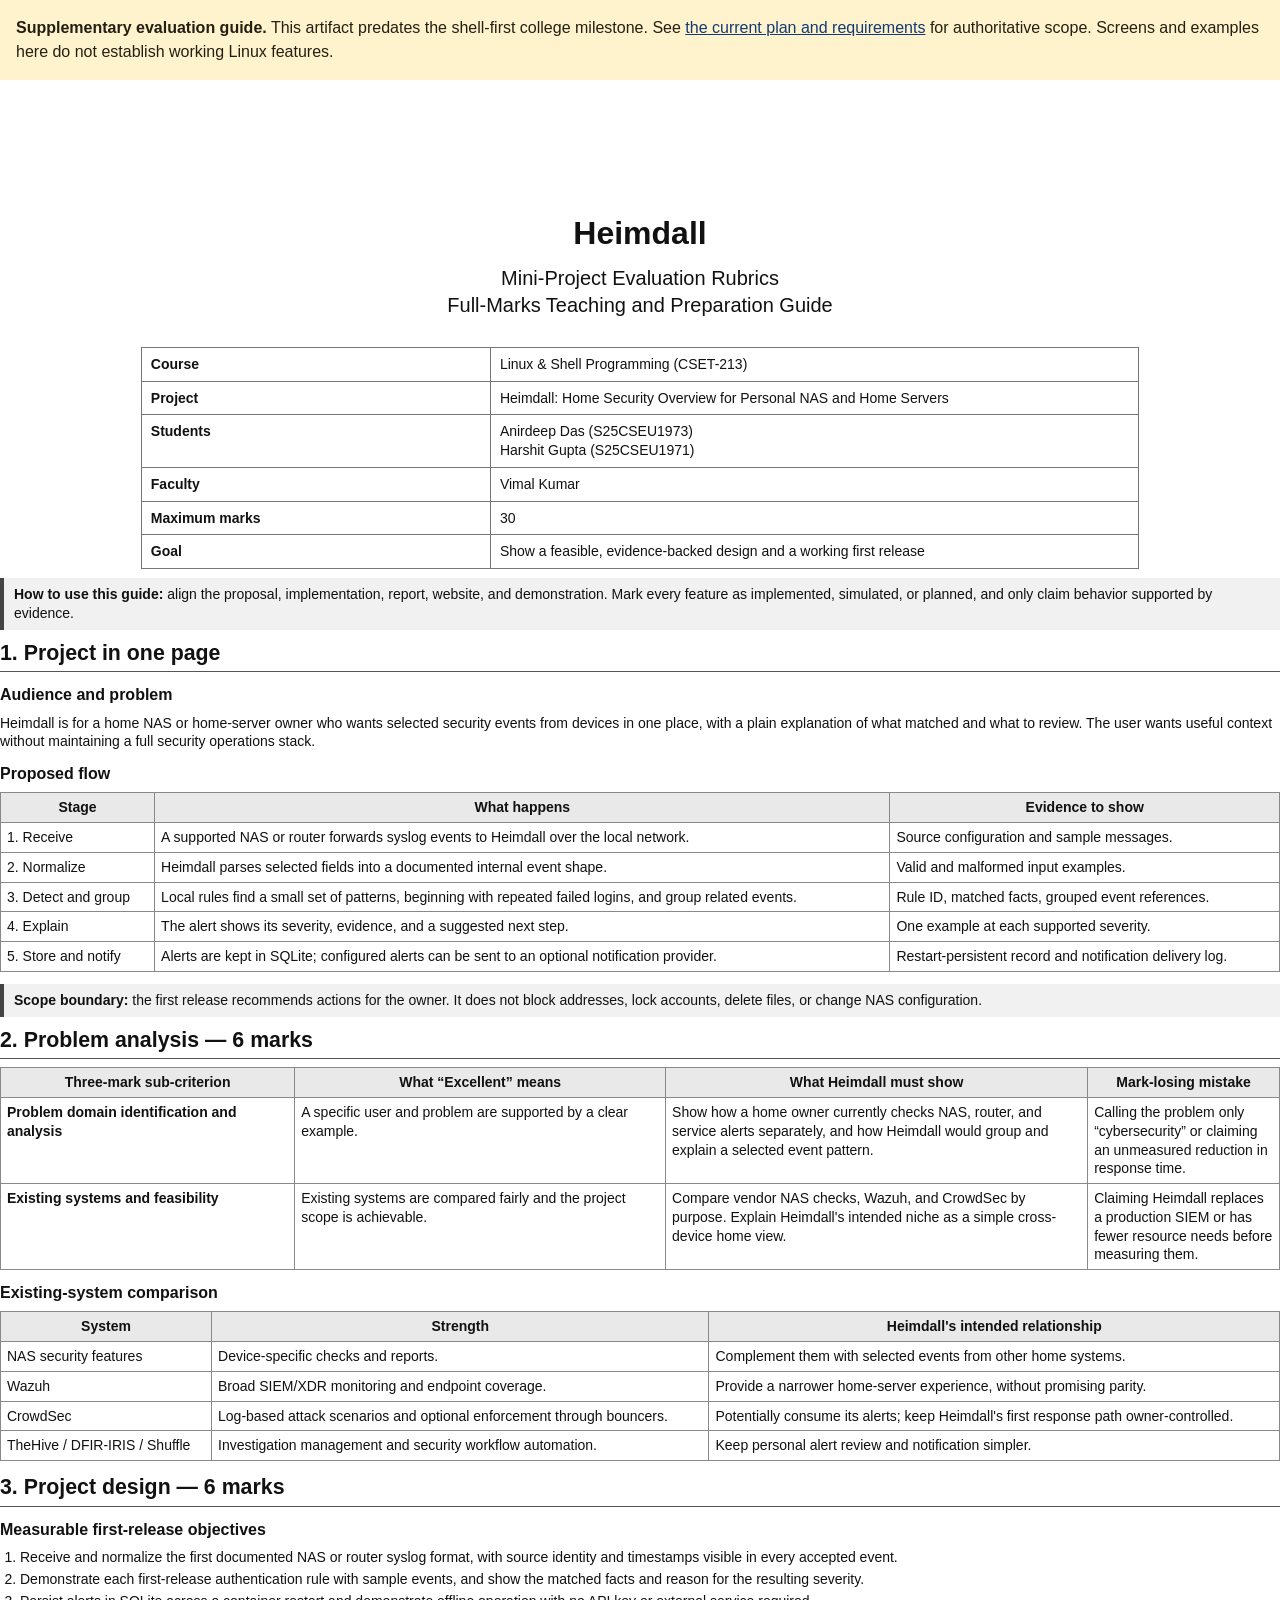
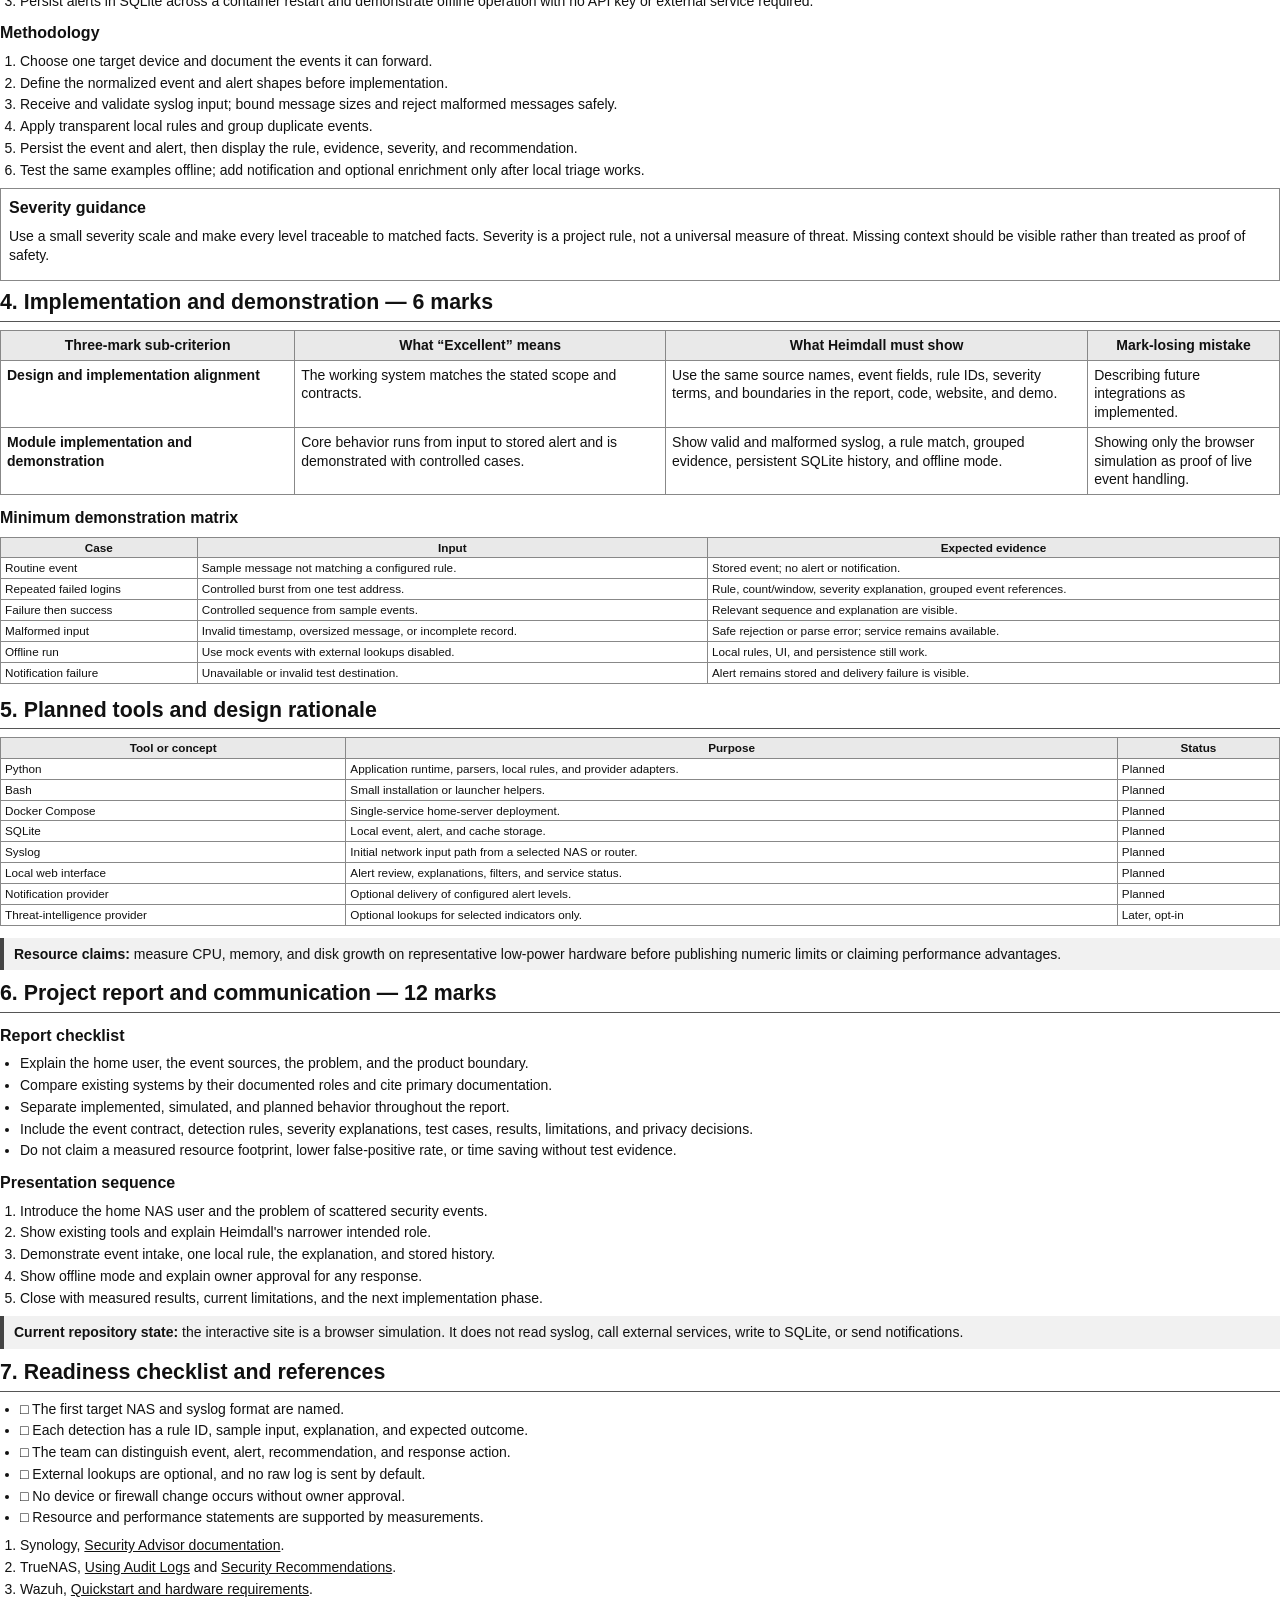
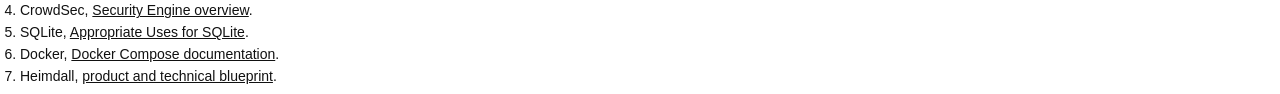
<file: docs/archive/rubric-guide.html>
<!DOCTYPE html>
<html lang="en">
<head>
  <meta charset="utf-8">
  <title>Heimdall Mini-Project Rubric Full-Marks Guide</title>
  <style>
    @page { size: A4; margin: 15mm 15mm 16mm; }
    * { box-sizing: border-box; }
    body { color: #111; background: #fff; font-family: Arial, Helvetica, sans-serif; font-size: 10.5pt; line-height: 1.34; margin: 0; }
    h1, h2, h3 { color: #111; margin: 0 0 8px; }
    h1 { font-size: 24pt; text-align: center; margin-top: 35mm; }
    h2 { font-size: 16pt; border-bottom: 1px solid #555; padding-bottom: 4px; margin-top: 0; }
    h3 { font-size: 12pt; margin-top: 12px; }
    p { margin: 6px 0 8px; }
    ul, ol { margin: 5px 0 9px 20px; padding: 0; }
    li { margin: 3px 0; }
    a { color: #111; text-decoration: underline; }
    .cover-subtitle { text-align: center; font-size: 15pt; margin: 10px 0 28px; }
    .cover-meta { width: 78%; margin: 0 auto; border-collapse: collapse; }
    .cover-meta td { border: 1px solid #777; padding: 7px 9px; }
    .cover-meta td:first-child { font-weight: bold; width: 35%; }
    .note { border-left: 4px solid #444; padding: 7px 10px; background: #f1f1f1; margin: 9px 0; }
    .page-break { page-break-before: always; }
    .avoid-break { page-break-inside: avoid; }
    table { width: 100%; border-collapse: collapse; margin: 8px 0 12px; page-break-inside: avoid; }
    th, td { border: 1px solid #888; padding: 5px 6px; vertical-align: top; }
    th { background: #e9e9e9; font-weight: bold; }
    .tight { font-size: 8.8pt; line-height: 1.18; }
    .tight th, .tight td { padding: 3px 4px; }
    .score { text-align: center; width: 9%; white-space: nowrap; }
    .rubric-table td:first-child { width: 23%; font-weight: bold; }
    .rubric-table td:nth-child(2) { width: 29%; }
    .rubric-table td:nth-child(3) { width: 33%; }
    .rubric-table td:nth-child(4) { width: 15%; }
    .two-col { display: grid; grid-template-columns: 1fr 1fr; gap: 10px; }
    .box { border: 1px solid #888; padding: 8px; margin: 7px 0; page-break-inside: avoid; }
    .box h3 { margin-top: 0; }
    code { font-family: "Courier New", monospace; font-size: 0.9em; }
    .footer-note { font-size: 8.5pt; color: #444; margin-top: 12px; }
  </style>
</head>
<body>
<aside style="position:relative;z-index:10000;padding:16px;background:#fff3cd;color:#241f12;font:16px/1.5 sans-serif"><strong>Supplementary evaluation guide.</strong> This artifact predates the shell-first college milestone. See <a href="../evaluation-alignment.md" style="color:#123a75;text-decoration:underline">the current plan and requirements</a> for authoritative scope. Screens and examples here do not establish working Linux features.</aside>
  <section class="avoid-break">
    <h1>Heimdall</h1>
    <div class="cover-subtitle">Mini-Project Evaluation Rubrics<br>Full-Marks Teaching and Preparation Guide</div>
    <table class="cover-meta">
      <tr><td>Course</td><td>Linux &amp; Shell Programming (CSET-213)</td></tr>
      <tr><td>Project</td><td>Heimdall: Home Security Overview for Personal NAS and Home Servers</td></tr>
      <tr><td>Students</td><td>Anirdeep Das (S25CSEU1973)<br>Harshit Gupta (S25CSEU1971)</td></tr>
      <tr><td>Faculty</td><td>Vimal Kumar</td></tr>
      <tr><td>Maximum marks</td><td>30</td></tr>
      <tr><td>Goal</td><td>Show a feasible, evidence-backed design and a working first release</td></tr>
    </table>
    <div class="note"><strong>How to use this guide:</strong> align the proposal, implementation, report, website, and demonstration. Mark every feature as implemented, simulated, or planned, and only claim behavior supported by evidence.</div>
  </section>

  <section class="page-break">
    <h2>1. Project in one page</h2>
    <h3>Audience and problem</h3>
    <p>Heimdall is for a home NAS or home-server owner who wants selected security events from devices in one place, with a plain explanation of what matched and what to review. The user wants useful context without maintaining a full security operations stack.</p>
    <h3>Proposed flow</h3>
    <table><tr><th>Stage</th><th>What happens</th><th>Evidence to show</th></tr>
      <tr><td>1. Receive</td><td>A supported NAS or router forwards syslog events to Heimdall over the local network.</td><td>Source configuration and sample messages.</td></tr>
      <tr><td>2. Normalize</td><td>Heimdall parses selected fields into a documented internal event shape.</td><td>Valid and malformed input examples.</td></tr>
      <tr><td>3. Detect and group</td><td>Local rules find a small set of patterns, beginning with repeated failed logins, and group related events.</td><td>Rule ID, matched facts, grouped event references.</td></tr>
      <tr><td>4. Explain</td><td>The alert shows its severity, evidence, and a suggested next step.</td><td>One example at each supported severity.</td></tr>
      <tr><td>5. Store and notify</td><td>Alerts are kept in SQLite; configured alerts can be sent to an optional notification provider.</td><td>Restart-persistent record and notification delivery log.</td></tr>
    </table>
    <div class="note"><strong>Scope boundary:</strong> the first release recommends actions for the owner. It does not block addresses, lock accounts, delete files, or change NAS configuration.</div>
  </section>

  <section class="page-break">
    <h2>2. Problem analysis — 6 marks</h2>
    <table class="rubric-table"><tr><th>Three-mark sub-criterion</th><th>What “Excellent” means</th><th>What Heimdall must show</th><th>Mark-losing mistake</th></tr>
      <tr><td>Problem domain identification and analysis</td><td>A specific user and problem are supported by a clear example.</td><td>Show how a home owner currently checks NAS, router, and service alerts separately, and how Heimdall would group and explain a selected event pattern.</td><td>Calling the problem only “cybersecurity” or claiming an unmeasured reduction in response time.</td></tr>
      <tr><td>Existing systems and feasibility</td><td>Existing systems are compared fairly and the project scope is achievable.</td><td>Compare vendor NAS checks, Wazuh, and CrowdSec by purpose. Explain Heimdall's intended niche as a simple cross-device home view.</td><td>Claiming Heimdall replaces a production SIEM or has fewer resource needs before measuring them.</td></tr>
    </table>
    <h3>Existing-system comparison</h3>
    <table><tr><th>System</th><th>Strength</th><th>Heimdall's intended relationship</th></tr>
      <tr><td>NAS security features</td><td>Device-specific checks and reports.</td><td>Complement them with selected events from other home systems.</td></tr>
      <tr><td>Wazuh</td><td>Broad SIEM/XDR monitoring and endpoint coverage.</td><td>Provide a narrower home-server experience, without promising parity.</td></tr>
      <tr><td>CrowdSec</td><td>Log-based attack scenarios and optional enforcement through bouncers.</td><td>Potentially consume its alerts; keep Heimdall's first response path owner-controlled.</td></tr>
      <tr><td>TheHive / DFIR-IRIS / Shuffle</td><td>Investigation management and security workflow automation.</td><td>Keep personal alert review and notification simpler.</td></tr>
    </table>
  </section>

  <section class="page-break">
    <h2>3. Project design — 6 marks</h2>
    <h3>Measurable first-release objectives</h3>
    <ol>
      <li>Receive and normalize the first documented NAS or router syslog format, with source identity and timestamps visible in every accepted event.</li>
      <li>Demonstrate each first-release authentication rule with sample events, and show the matched facts and reason for the resulting severity.</li>
      <li>Persist alerts in SQLite across a container restart and demonstrate offline operation with no API key or external service required.</li>
    </ol>
    <h3>Methodology</h3>
    <ol>
      <li>Choose one target device and document the events it can forward.</li>
      <li>Define the normalized event and alert shapes before implementation.</li>
      <li>Receive and validate syslog input; bound message sizes and reject malformed messages safely.</li>
      <li>Apply transparent local rules and group duplicate events.</li>
      <li>Persist the event and alert, then display the rule, evidence, severity, and recommendation.</li>
      <li>Test the same examples offline; add notification and optional enrichment only after local triage works.</li>
    </ol>
    <div class="box"><h3>Severity guidance</h3><p>Use a small severity scale and make every level traceable to matched facts. Severity is a project rule, not a universal measure of threat. Missing context should be visible rather than treated as proof of safety.</p></div>
  </section>

  <section class="page-break">
    <h2>4. Implementation and demonstration — 6 marks</h2>
    <table class="rubric-table"><tr><th>Three-mark sub-criterion</th><th>What “Excellent” means</th><th>What Heimdall must show</th><th>Mark-losing mistake</th></tr>
      <tr><td>Design and implementation alignment</td><td>The working system matches the stated scope and contracts.</td><td>Use the same source names, event fields, rule IDs, severity terms, and boundaries in the report, code, website, and demo.</td><td>Describing future integrations as implemented.</td></tr>
      <tr><td>Module implementation and demonstration</td><td>Core behavior runs from input to stored alert and is demonstrated with controlled cases.</td><td>Show valid and malformed syslog, a rule match, grouped evidence, persistent SQLite history, and offline mode.</td><td>Showing only the browser simulation as proof of live event handling.</td></tr>
    </table>
    <h3>Minimum demonstration matrix</h3>
    <table class="tight"><tr><th>Case</th><th>Input</th><th>Expected evidence</th></tr>
      <tr><td>Routine event</td><td>Sample message not matching a configured rule.</td><td>Stored event; no alert or notification.</td></tr>
      <tr><td>Repeated failed logins</td><td>Controlled burst from one test address.</td><td>Rule, count/window, severity explanation, grouped event references.</td></tr>
      <tr><td>Failure then success</td><td>Controlled sequence from sample events.</td><td>Relevant sequence and explanation are visible.</td></tr>
      <tr><td>Malformed input</td><td>Invalid timestamp, oversized message, or incomplete record.</td><td>Safe rejection or parse error; service remains available.</td></tr>
      <tr><td>Offline run</td><td>Use mock events with external lookups disabled.</td><td>Local rules, UI, and persistence still work.</td></tr>
      <tr><td>Notification failure</td><td>Unavailable or invalid test destination.</td><td>Alert remains stored and delivery failure is visible.</td></tr>
    </table>
  </section>

  <section class="page-break">
    <h2>5. Planned tools and design rationale</h2>
    <table class="tight"><tr><th>Tool or concept</th><th>Purpose</th><th>Status</th></tr>
      <tr><td>Python</td><td>Application runtime, parsers, local rules, and provider adapters.</td><td>Planned</td></tr>
      <tr><td>Bash</td><td>Small installation or launcher helpers.</td><td>Planned</td></tr>
      <tr><td>Docker Compose</td><td>Single-service home-server deployment.</td><td>Planned</td></tr>
      <tr><td>SQLite</td><td>Local event, alert, and cache storage.</td><td>Planned</td></tr>
      <tr><td>Syslog</td><td>Initial network input path from a selected NAS or router.</td><td>Planned</td></tr>
      <tr><td>Local web interface</td><td>Alert review, explanations, filters, and service status.</td><td>Planned</td></tr>
      <tr><td>Notification provider</td><td>Optional delivery of configured alert levels.</td><td>Planned</td></tr>
      <tr><td>Threat-intelligence provider</td><td>Optional lookups for selected indicators only.</td><td>Later, opt-in</td></tr>
    </table>
    <div class="note"><strong>Resource claims:</strong> measure CPU, memory, and disk growth on representative low-power hardware before publishing numeric limits or claiming performance advantages.</div>
  </section>

  <section class="page-break">
    <h2>6. Project report and communication — 12 marks</h2>
    <h3>Report checklist</h3>
    <ul>
      <li>Explain the home user, the event sources, the problem, and the product boundary.</li>
      <li>Compare existing systems by their documented roles and cite primary documentation.</li>
      <li>Separate implemented, simulated, and planned behavior throughout the report.</li>
      <li>Include the event contract, detection rules, severity explanations, test cases, results, limitations, and privacy decisions.</li>
      <li>Do not claim a measured resource footprint, lower false-positive rate, or time saving without test evidence.</li>
    </ul>
    <h3>Presentation sequence</h3>
    <ol>
      <li>Introduce the home NAS user and the problem of scattered security events.</li>
      <li>Show existing tools and explain Heimdall's narrower intended role.</li>
      <li>Demonstrate event intake, one local rule, the explanation, and stored history.</li>
      <li>Show offline mode and explain owner approval for any response.</li>
      <li>Close with measured results, current limitations, and the next implementation phase.</li>
    </ol>
    <div class="note"><strong>Current repository state:</strong> the interactive site is a browser simulation. It does not read syslog, call external services, write to SQLite, or send notifications.</div>
  </section>

  <section class="page-break">
    <h2>7. Readiness checklist and references</h2>
    <ul>
      <li>□ The first target NAS and syslog format are named.</li>
      <li>□ Each detection has a rule ID, sample input, explanation, and expected outcome.</li>
      <li>□ The team can distinguish event, alert, recommendation, and response action.</li>
      <li>□ External lookups are optional, and no raw log is sent by default.</li>
      <li>□ No device or firewall change occurs without owner approval.</li>
      <li>□ Resource and performance statements are supported by measurements.</li>
    </ul>
    <ol>
      <li>Synology, <a href="https://kb.synology.com/en-au/DSM/help/DSM/SecurityScan/securityscan_desc?version=6">Security Advisor documentation</a>.</li>
      <li>TrueNAS, <a href="https://www.truenas.com/docs/scale/systemsettings/audit/auditing/">Using Audit Logs</a> and <a href="https://www.truenas.com/docs/solutions/optimizations/security/">Security Recommendations</a>.</li>
      <li>Wazuh, <a href="https://documentation.wazuh.com/current/quickstart.html">Quickstart and hardware requirements</a>.</li>
      <li>CrowdSec, <a href="https://docs.crowdsec.net/u/getting_started/intro/">Security Engine overview</a>.</li>
      <li>SQLite, <a href="https://www.sqlite.org/whentouse.html">Appropriate Uses for SQLite</a>.</li>
      <li>Docker, <a href="https://docs.docker.com/compose/">Docker Compose documentation</a>.</li>
      <li>Heimdall, <a href="../../HEIMDALL_BLUEPRINT.md">product and technical blueprint</a>.</li>
    </ol>
  </section>
</body>
</html>
</file>
